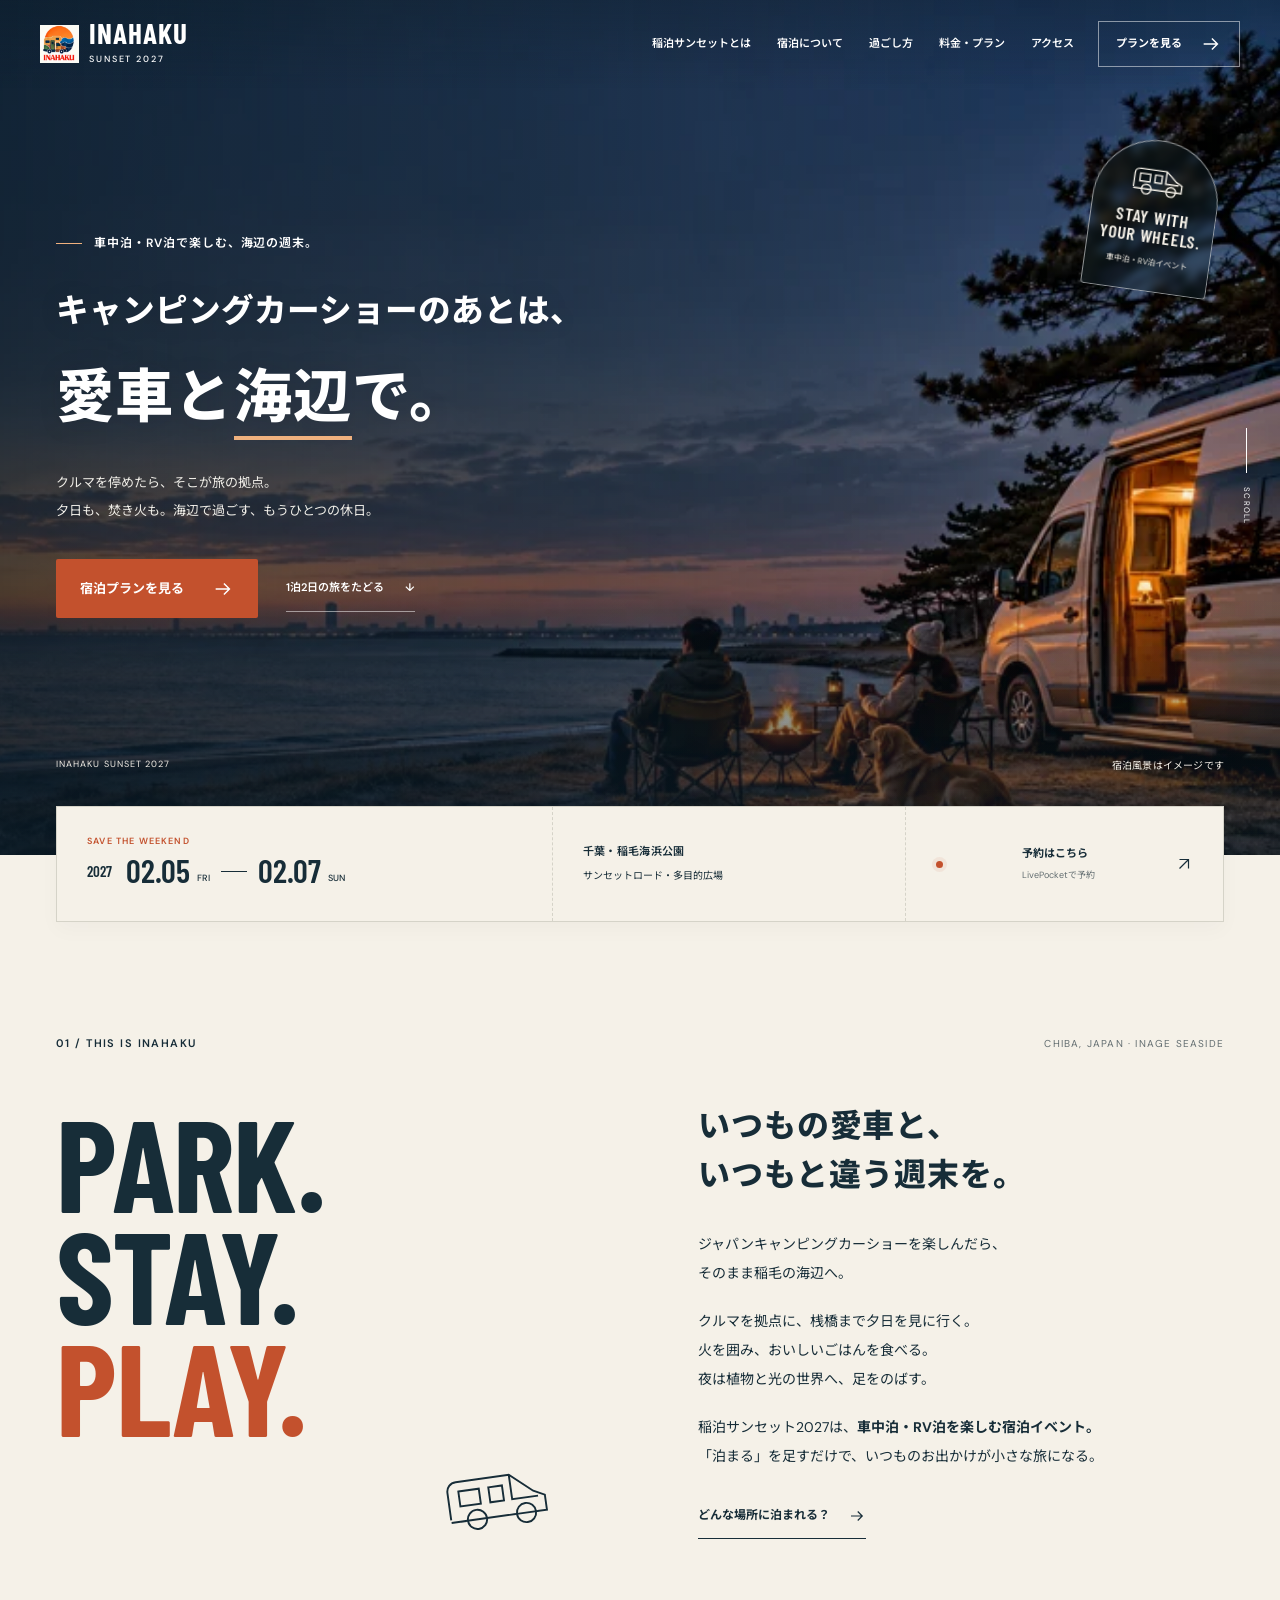
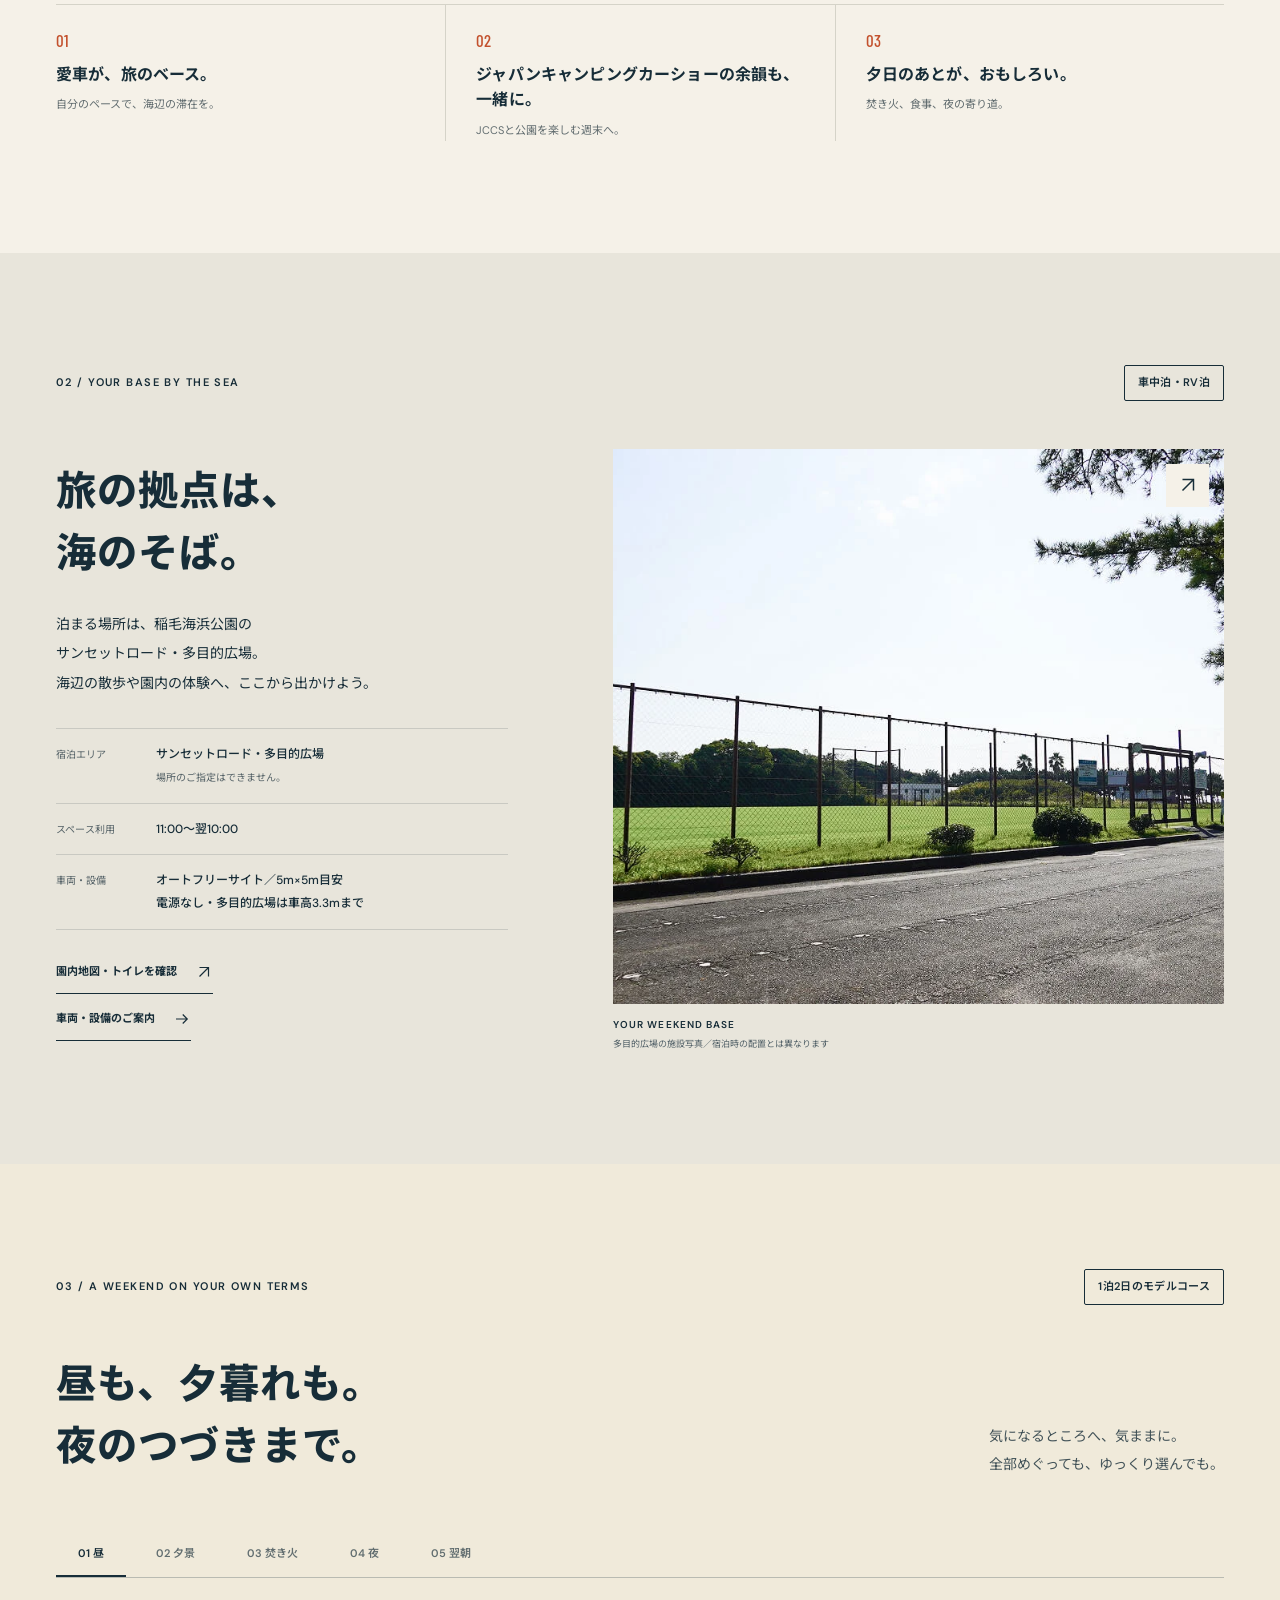
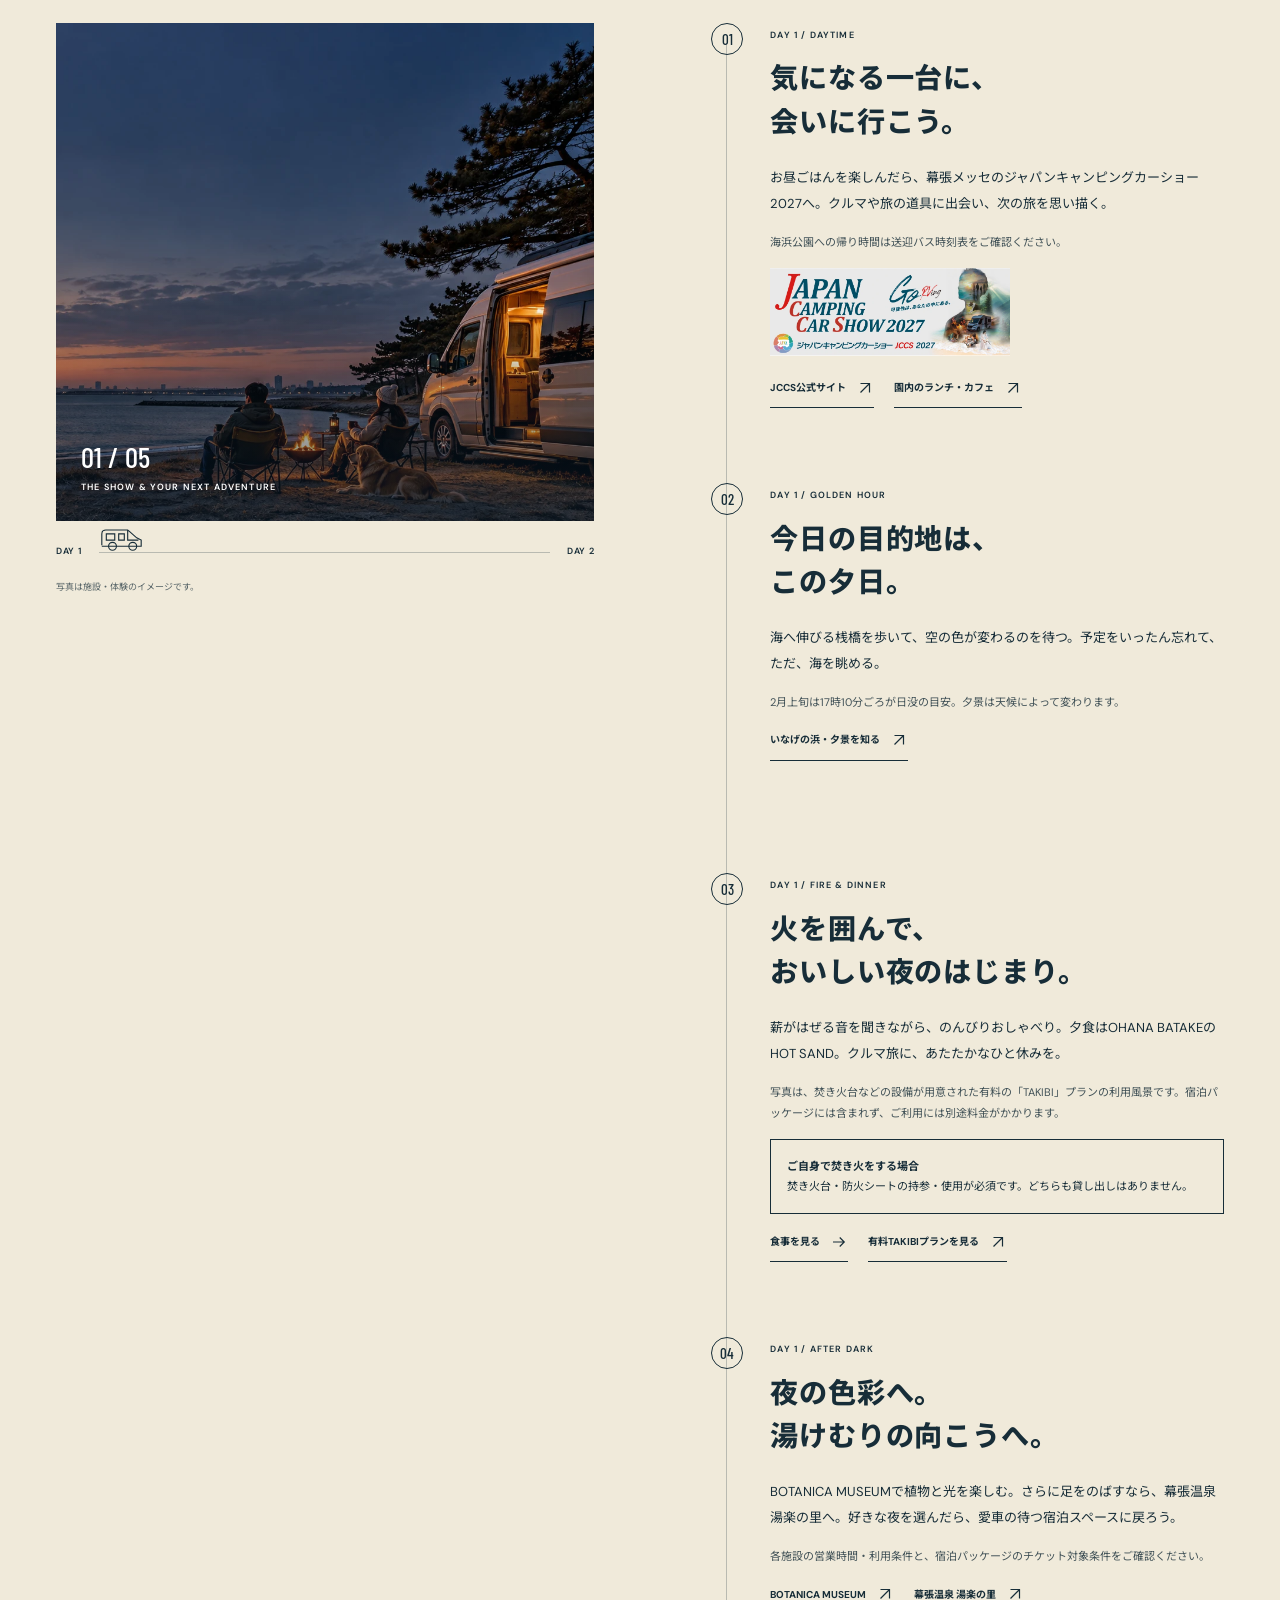
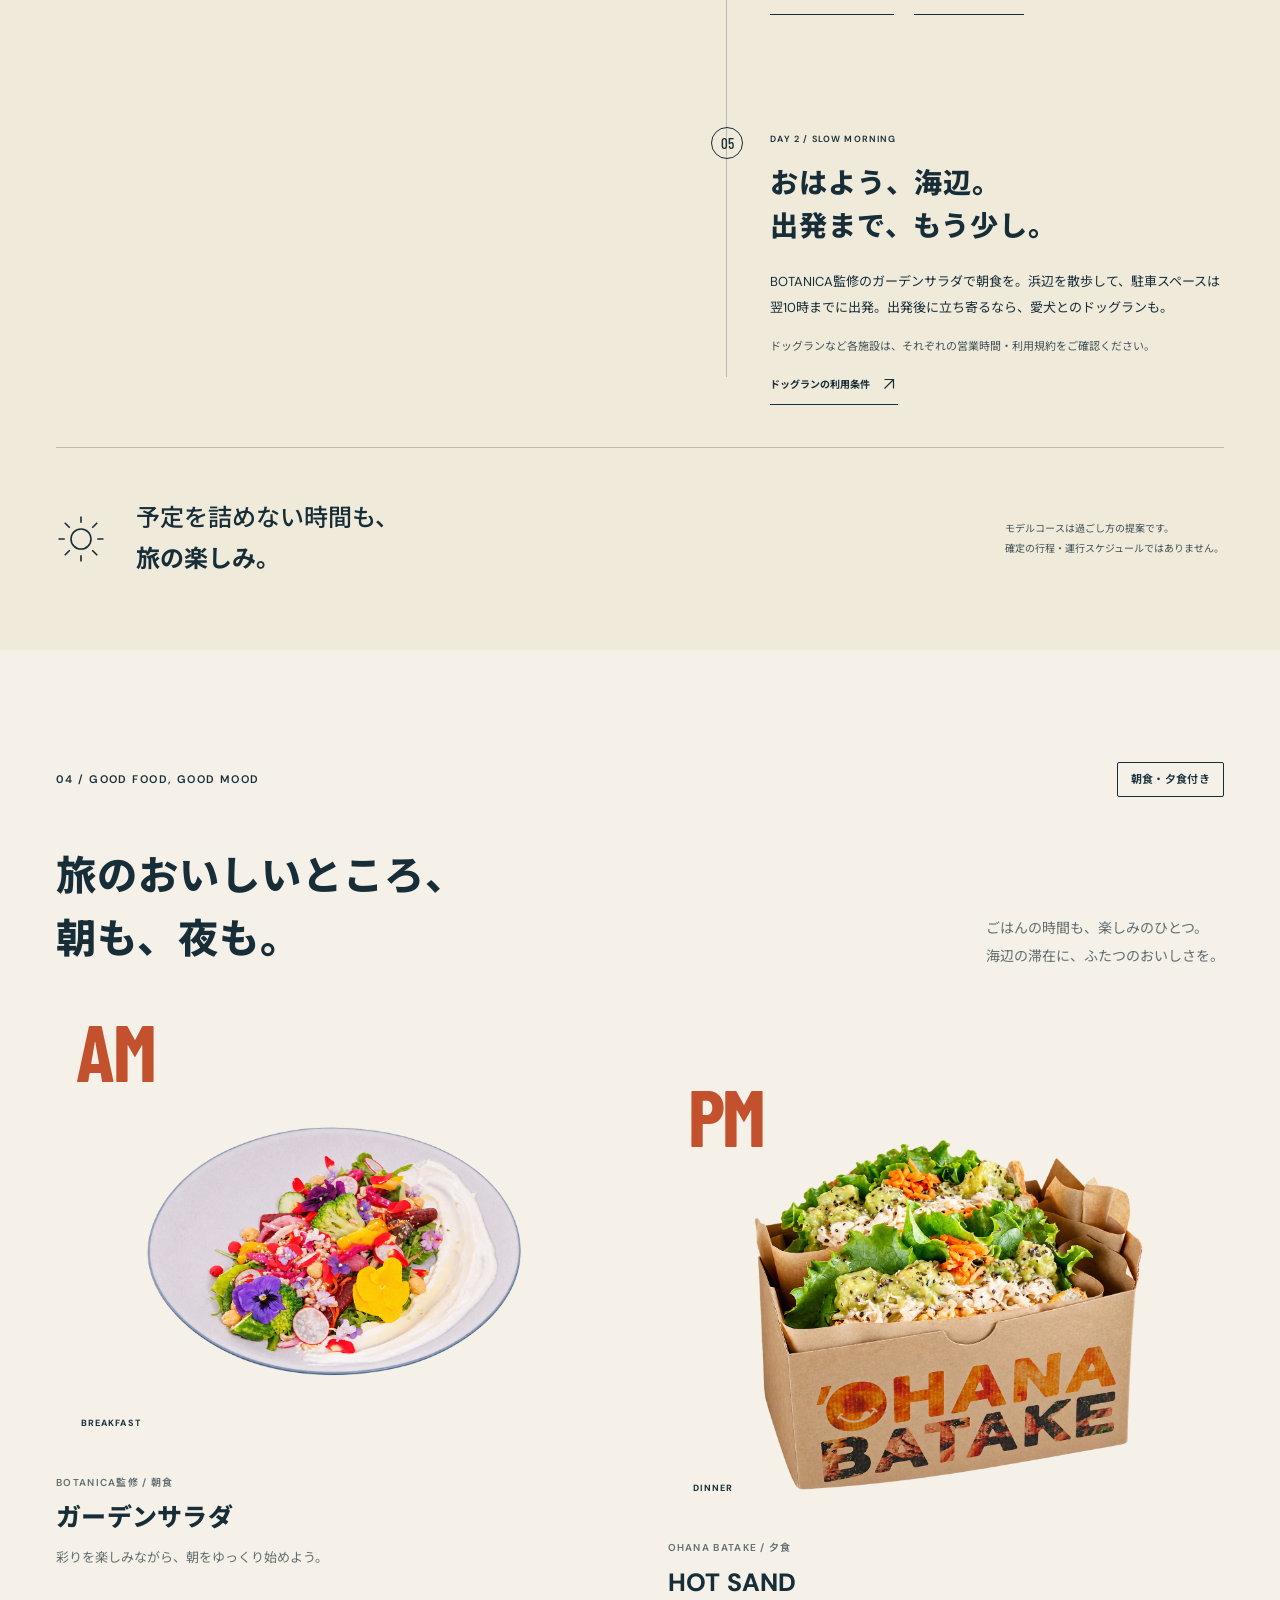
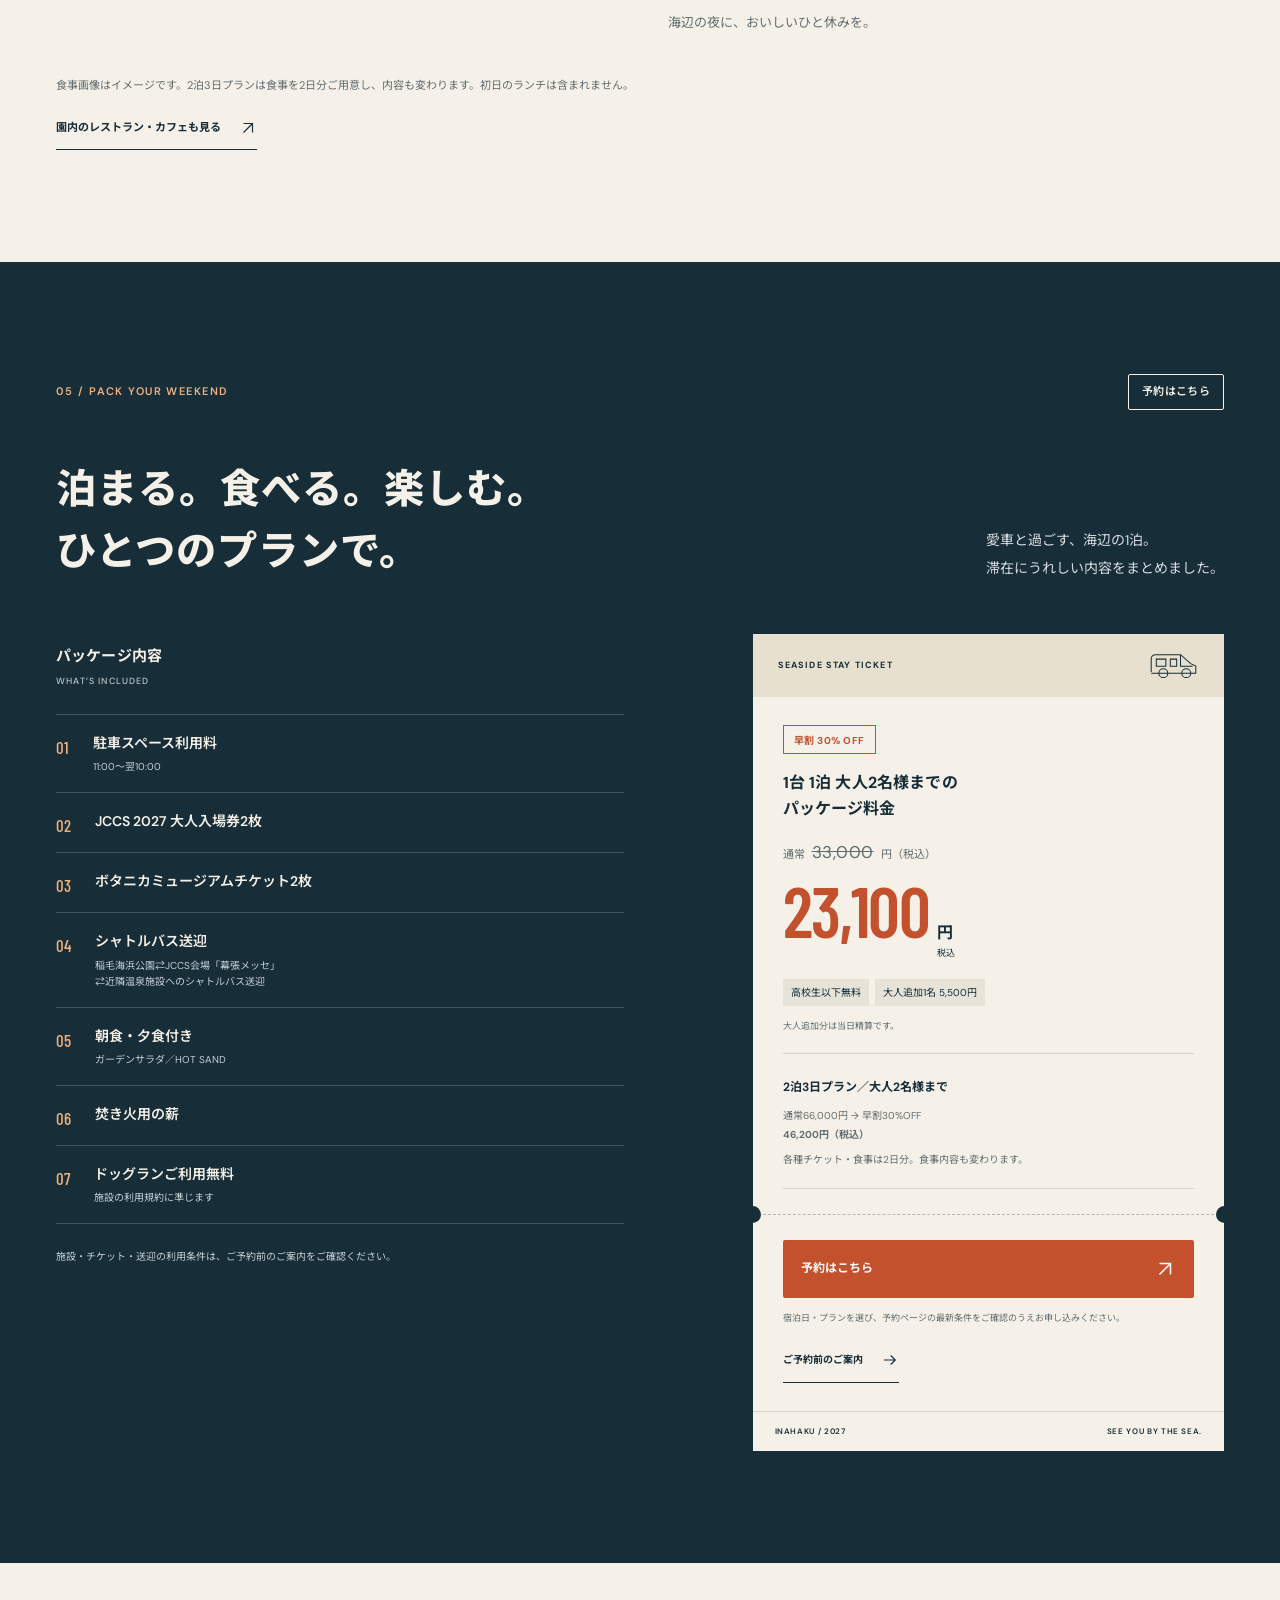
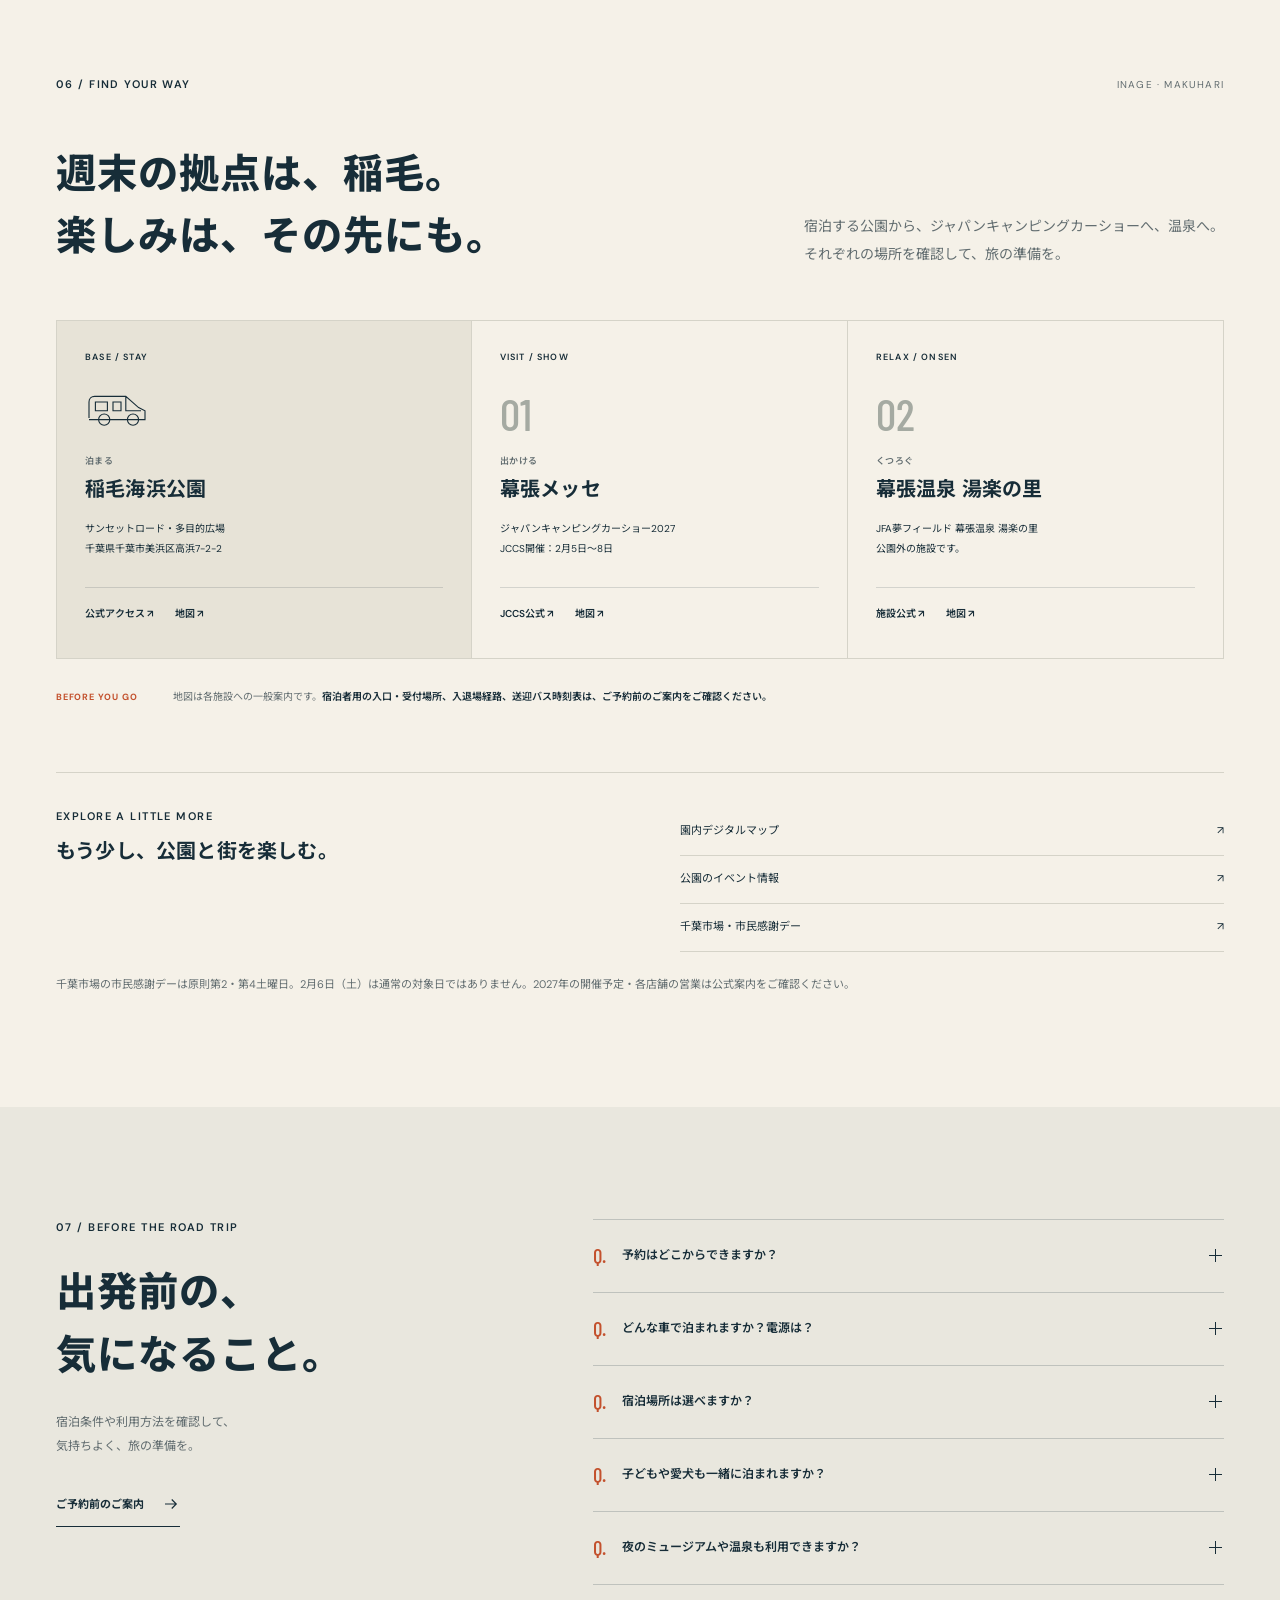
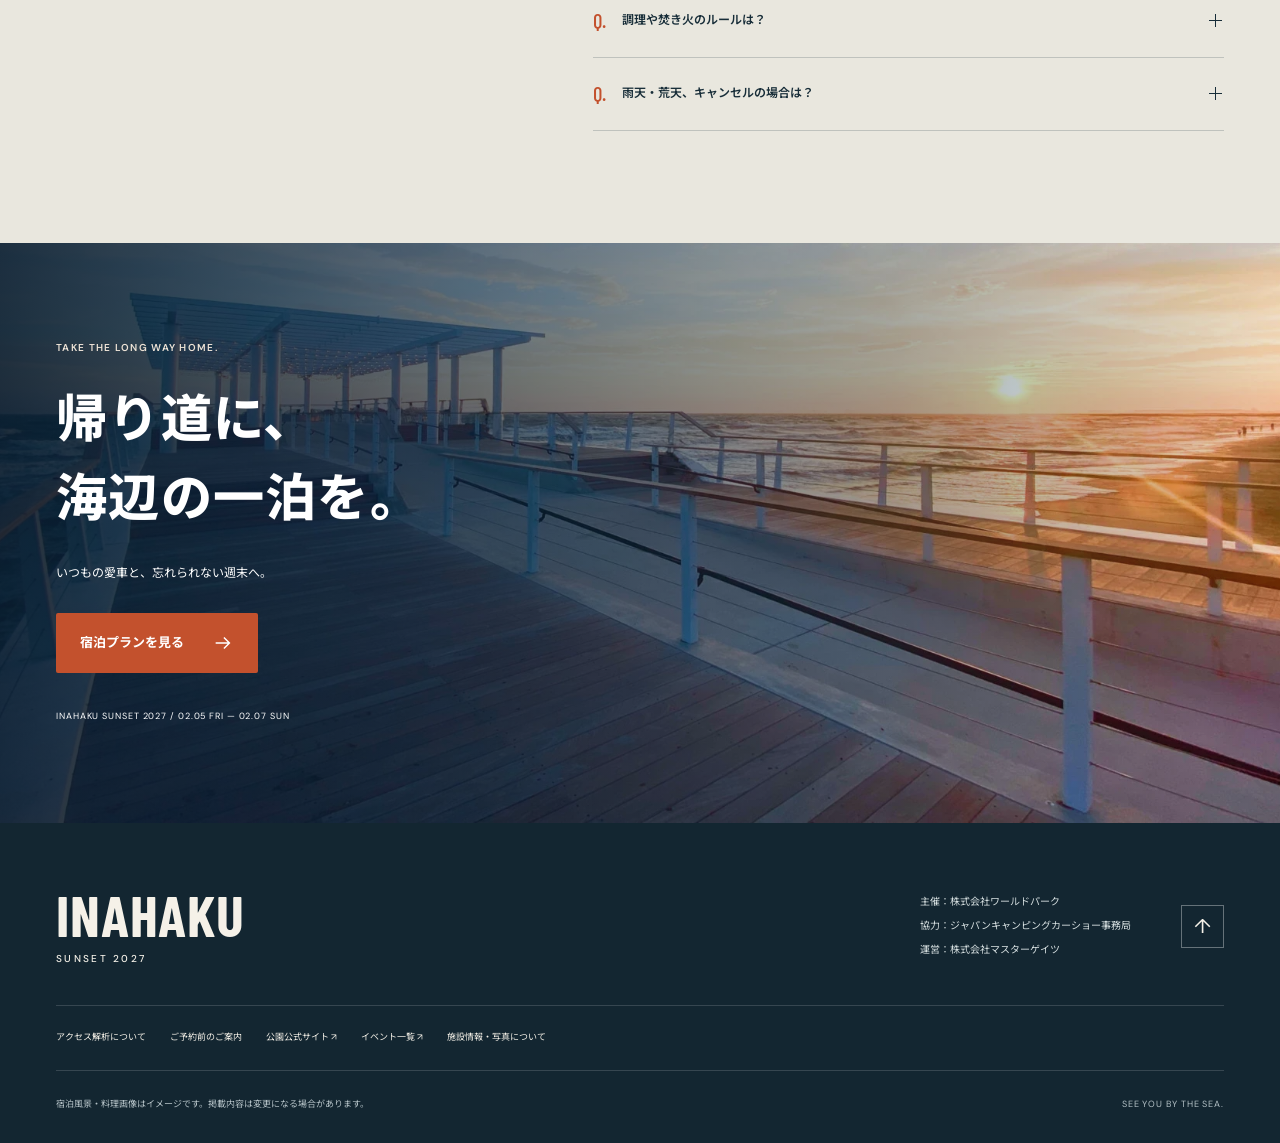
<file: index.html>
<!doctype html>
<html lang="ja">
<head>
  <meta charset="utf-8">
  <meta name="google-site-verification" content="QGkWxaw18ejegzdLOPln6gnN29pxEQefAOWDGrILlHU">
  <meta name="viewport" content="width=device-width,initial-scale=1">
  <meta name="theme-color" content="#172d38">
  <meta name="description" content="稲泊サンセット2027は、2027年2月5日〜7日に千葉・稲毛海浜公園で開催する車中泊・RV泊イベント。ジャパンキャンピングカーショーと海辺の滞在を楽しむ、朝夕食付き宿泊プラン。開催概要・料金・アクセス・予約はこちら。">
  <meta property="og:type" content="website"><meta property="og:locale" content="ja_JP">
  <meta property="og:title" content="稲泊サンセット2027｜稲毛海浜公園の車中泊・RV泊イベント">
  <meta property="og:description" content="稲泊サンセット2027は、2027年2月5日〜7日に千葉・稲毛海浜公園で開催する車中泊・RV泊イベント。ジャパンキャンピングカーショーと海辺の滞在を楽しむ、朝夕食付き宿泊プラン。開催概要・料金・アクセス・予約はこちら。">
  <meta property="og:url" content="https://sunsetbeachpark.github.io/inahaku-sunset-2027/">
  <meta property="og:image" content="https://sunsetbeachpark.github.io/inahaku-sunset-2027/assets/roadtrip-hero.webp">
  <meta name="twitter:card" content="summary_large_image">
  <title>稲泊サンセット2027｜稲毛海浜公園の車中泊・RV泊イベント</title>
  <link rel="canonical" href="https://sunsetbeachpark.github.io/inahaku-sunset-2027/">
  <link rel="icon" href="assets/inahaku-logo.webp" type="image/webp">
  <link rel="preconnect" href="https://fonts.googleapis.com"><link rel="preconnect" href="https://fonts.gstatic.com" crossorigin>
  <link href="https://fonts.googleapis.com/css2?family=Barlow+Condensed:wght@500;600;700;800&family=DM+Sans:wght@400;500;600;700&family=Noto+Sans+JP:wght@400;500;600;700;800;900&display=swap" rel="stylesheet">
  <link rel="stylesheet" href="style.css?v=20261114a">
  <script src="script.js?v=20261112b" defer></script>
<script src="analytics.js?v=20261114a" defer></script>
  <link rel="sitemap" type="application/xml" href="sitemap.xml">
</head>
<body>
  <svg class="svg-library" xmlns="http://www.w3.org/2000/svg" aria-hidden="true"><defs>
    <symbol id="i-arrow" viewBox="0 0 24 24"><path d="M4 12h15m-6-6 6 6-6 6"/></symbol>
    <symbol id="i-external" viewBox="0 0 24 24"><path d="M6 18 18 6M6 6h12v12"/></symbol>
    <symbol id="i-van" viewBox="0 0 80 44"><path d="M5 32V12c0-4 3-7 7-7h39l16 14 8 4v11H5m46-29v18h19M13 12h15v11H13zm22 0h10v11H35zm-23 22h4m16 0h20m16 0h7"/><circle cx="24" cy="34" r="7"/><circle cx="60" cy="34" r="7"/></symbol>
    <symbol id="i-sun" viewBox="0 0 40 40"><circle cx="20" cy="20" r="8"/><path d="M20 2v5m0 26v5M2 20h5m26 0h5M7 7l4 4m18 18 4 4M7 33l4-4M29 11l4-4"/></symbol>
  </defs></svg>
  <a class="skip-link" href="#main">本文へ移動</a>
  <header class="site-header" id="site-header">
    <a class="brand" href="#top" aria-label="稲泊サンセット2027 トップ"><img src="assets/inahaku-logo.webp" width="44" height="44" alt=""><span>INAHAKU<small>SUNSET 2027</small></span></a>
    <nav class="desktop-nav" aria-label="メインナビゲーション"><a href="#about">稲泊サンセットとは</a><a href="#stay">宿泊について</a><a href="#journey">過ごし方</a><a href="#plan">料金・プラン</a><a href="#access">アクセス</a></nav>
    <a class="header-cta" href="#plan">プランを見る <svg class="icon"><use href="#i-arrow"/></svg></a>
    <button class="menu-toggle" type="button" aria-expanded="false" aria-controls="mobile-nav" aria-label="メニューを開く"><span></span><span></span></button>
  </header>
  <nav class="mobile-nav" id="mobile-nav" aria-label="モバイルナビゲーション" hidden>
    <span class="eyebrow">YOUR SEASIDE ROAD TRIP</span>
    <a href="#about"><small>01</small> 稲泊サンセットとは</a><a href="#stay"><small>02</small> 宿泊について</a><a href="#journey"><small>03</small> 過ごし方</a><a href="#food"><small>04</small> 食事</a><a href="#plan"><small>05</small> 料金・プラン</a><a href="#access"><small>06</small> アクセス</a>
    <a class="mobile-guide" href="stay-guide.html">ご予約前のご案内 ↗</a><p>2027.02.05 FRI — 02.07 SUN<br>INAGE SEASIDE PARK, CHIBA</p>
  </nav>
  <main id="main">
    <section class="hero" id="top" aria-labelledby="hero-title">
      <picture class="hero-picture"><source media="(max-width:600px)" srcset="assets/roadtrip-hero-1000.webp"><img src="assets/roadtrip-hero.webp" width="1860" height="846" alt="海辺の夕景の中、キャンピングカーを拠点にくつろぐ車中泊のイメージ" fetchpriority="high"></picture>
      <div class="hero-shade"></div>
      <div class="hero-content shell">
        <p class="hero-kicker"><span></span> 車中泊・RV泊で楽しむ、海辺の週末。</p>
        <h1 id="hero-title"><span class="hero-event-line"><span class="hero-event-name">キャンピングカーショー</span><span class="hero-event-after">のあとは、</span></span>愛車と<span class="hero-sunset">海辺</span>で。</h1>
        <p class="hero-lead">クルマを停めたら、そこが旅の拠点。<br>夕日も、焚き火も。海辺で過ごす、もうひとつの休日。</p>
        <div class="hero-actions"><a class="button button-orange" href="#plan">宿泊プランを見る <svg class="icon"><use href="#i-arrow"/></svg></a><a class="hero-text-link" href="#journey">1泊2日の旅をたどる <span>↓</span></a></div>
      </div>
      <div class="hero-stamp" aria-label="車中泊・RV泊イベント"><svg><use href="#i-van"/></svg><span>STAY WITH<br>YOUR WHEELS.</span><small>車中泊・RV泊イベント</small></div>
      <div class="hero-bottom shell"><span>INAHAKU SUNSET 2027</span><span>宿泊風景はイメージです</span></div>
      <a class="hero-scroll" href="#about" aria-label="稲泊サンセットについて読む"><span></span>SCROLL</a>
    </section>
    <div class="event-ticket shell" aria-label="開催概要">
      <div class="ticket-date"><span class="eyebrow">SAVE THE WEEKEND</span><p><small>2027</small> 02.05 <i>FRI</i><span class="date-line"></span>02.07 <i>SUN</i></p></div>
      <div class="ticket-location"><span class="eyebrow">千葉・稲毛海浜公園</span><p>サンセットロード・多目的広場</p></div>
      <a class="ticket-status" href="https://livepocket.jp/e/h3ws6" target="_blank" rel="noopener noreferrer"><span class="status-dot"></span><span>予約はこちら<small>LivePocketで予約</small></span><svg class="icon"><use href="#i-external"/></svg></a>
    </div>

    <section class="about section-pad shell" id="about" aria-labelledby="about-title">
      <div class="section-top"><span class="eyebrow">01 / THIS IS INAHAKU</span><span class="small-coordinate">CHIBA, JAPAN · INAGE SEASIDE</span></div>
      <div class="about-grid"><div class="about-title"><p class="display-word">PARK.<br>STAY.<br><span>PLAY.</span></p><svg class="about-van" aria-hidden="true"><use href="#i-van"/></svg></div><div class="about-copy" data-reveal><h2 id="about-title">いつもの愛車と、<br>いつもと違う週末を。</h2><p>ジャパンキャンピングカーショーを楽しんだら、<br class="desktop-only">そのまま稲毛の海辺へ。</p><p>クルマを拠点に、桟橋まで夕日を見に行く。<br>火を囲み、おいしいごはんを食べる。<br>夜は植物と光の世界へ、足をのばす。</p><p>稲泊サンセット2027は、<strong>車中泊・RV泊を楽しむ宿泊イベント。</strong><br>「泊まる」を足すだけで、いつものお出かけが小さな旅になる。</p><a class="text-link" href="#stay">どんな場所に泊まれる？ <svg class="icon"><use href="#i-arrow"/></svg></a></div></div>
      <div class="three-reasons"><div data-reveal><span>01</span><h3>愛車が、旅のベース。</h3><p>自分のペースで、海辺の滞在を。</p></div><div data-reveal><span>02</span><h3>ジャパンキャンピングカーショーの余韻も、一緒に。</h3><p>JCCSと公園を楽しむ週末へ。</p></div><div data-reveal><span>03</span><h3>夕日のあとが、おもしろい。</h3><p>焚き火、食事、夜の寄り道。</p></div></div>
    </section>

    <section class="stay-section section-pad" id="stay" aria-labelledby="stay-title"><div class="shell">
      <div class="section-top"><span class="eyebrow">02 / YOUR BASE BY THE SEA</span><span class="tag">車中泊・RV泊</span></div>
      <div class="stay-grid"><div class="stay-copy" data-reveal><h2 id="stay-title">旅の拠点は、<br>海のそば。</h2><p>泊まる場所は、稲毛海浜公園の<br>サンセットロード・多目的広場。<br>海辺の散歩や園内の体験へ、ここから出かけよう。</p><dl class="stay-specs"><div><dt>宿泊エリア</dt><dd>サンセットロード・多目的広場<br><small>場所のご指定はできません。</small></dd></div><div><dt>スペース利用</dt><dd>11:00〜翌10:00</dd></div><div><dt>車両・設備</dt><dd>オートフリーサイト／5m×5m目安<br>電源なし・多目的広場は車高3.3mまで</dd></div></dl><div class="inline-links"><a class="text-link" href="https://imachizu.jp/sunsetbeachpark/map/" target="_blank" rel="noopener noreferrer">園内地図・トイレを確認 <svg class="icon"><use href="#i-external"/></svg></a><a class="text-link" href="stay-guide.html#vehicles">車両・設備のご案内 <svg class="icon"><use href="#i-arrow"/></svg></a></div></div>
      <figure class="stay-photo" data-reveal><img src="assets/stay-field.webp" width="1024" height="693" alt="稲毛海浜公園の多目的広場。広がる芝生と周囲の木々" loading="lazy"><figcaption><span>YOUR WEEKEND BASE</span>多目的広場の施設写真／宿泊時の配置とは異なります</figcaption><a class="photo-link" href="https://sunsetbeachpark.jp/activity/multi-purpose-field/" target="_blank" rel="noopener noreferrer" aria-label="多目的広場の公式案内を開く"><svg class="icon"><use href="#i-external"/></svg></a></figure></div>
    </div></section>

    <section class="journey-section" id="journey" aria-labelledby="journey-title" data-period="day">
      <div class="shell journey-heading"><div class="section-top"><span class="eyebrow">03 / A WEEKEND ON YOUR OWN TERMS</span><span class="tag">1泊2日のモデルコース</span></div><div class="heading-row"><h2 id="journey-title">昼も、夕暮れも。<br>夜のつづきまで。</h2><p>気になるところへ、気ままに。<br>全部めぐっても、ゆっくり選んでも。</p></div></div>
      <nav class="journey-jump shell" aria-label="モデルコースの場面"><a href="#journey-day" data-scene-link="day">01 昼</a><a href="#journey-sunset" data-scene-link="sunset">02 夕景</a><a href="#journey-fire" data-scene-link="fire">03 焚き火</a><a href="#journey-night" data-scene-link="night">04 夜</a><a href="#journey-morning" data-scene-link="morning">05 翌朝</a></nav>
      <div class="journey-layout shell">
        <div class="journey-visual"><div class="scene-window">
          <img class="scene-image is-active" data-scene-image="day" src="assets/roadtrip-hero.webp" width="1860" height="846" alt="愛車を拠点に海辺で過ごす、車中泊のイメージ" loading="lazy">
          <img class="scene-image" aria-hidden="true" data-scene-image="sunset" src="assets/pier-sunset.webp" width="1800" height="750" alt="夕日に染まる稲毛の桟橋" loading="lazy">
          <img class="scene-image" aria-hidden="true" data-scene-image="fire" src="assets/bonfire.webp" width="960" height="640" alt="別料金のTAKIBIプランの利用風景。写真の焚き火台などの設備は宿泊パッケージには含まれません" loading="lazy">
          <img class="scene-image" aria-hidden="true" data-scene-image="night" src="assets/botanica-night.webp" width="960" height="960" alt="BOTANICA MUSEUMの植物と光がつくる夜の空間" loading="lazy">
          <img class="scene-image" aria-hidden="true" data-scene-image="morning" src="assets/botanica-day.webp" width="960" height="560" alt="朝の散策のイメージ。園内施設の緑の風景" loading="lazy">
          <div class="scene-gradient"></div><p class="scene-plan-note">写真は有料のTAKIBIプランです<br><strong>宿泊料金には含まれません／別途料金</strong></p><div class="scene-caption"><span class="scene-counter" data-scene-count>01 / 05</span><p data-scene-label>THE SHOW & YOUR NEXT ADVENTURE</p></div>
        </div><div class="route-strip" aria-hidden="true"><span>DAY 1</span><div class="route-line"><span class="route-fill"></span><svg class="route-van"><use href="#i-van"/></svg></div><span>DAY 2</span></div><p class="scene-footnote">写真は施設・体験のイメージです。</p></div>
        <div class="journey-stops">
          <article class="journey-stop" id="journey-day" data-scene="day" data-period="day"><div class="stop-marker"><span>01</span></div><div class="stop-copy"><span class="eyebrow">DAY 1 / DAYTIME</span><h3>気になる一台に、<br>会いに行こう。</h3><p>お昼ごはんを楽しんだら、幕張メッセのジャパンキャンピングカーショー2027へ。クルマや旅の道具に出会い、次の旅を思い描く。</p><p class="stop-note">海浜公園への帰り時間は送迎バス時刻表をご確認ください。</p><img class="show-wordmark" src="assets/jccs.webp" width="1100" height="550" alt="ジャパンキャンピングカーショー2027 公式ビジュアル" loading="lazy"><div class="inline-links"><a class="text-link" href="https://jrva-event.com/ex/jccs/" target="_blank" rel="noopener noreferrer">JCCS公式サイト <svg class="icon"><use href="#i-external"/></svg></a><a class="text-link" href="https://sunsetbeachpark.jp/food/" target="_blank" rel="noopener noreferrer">園内のランチ・カフェ <svg class="icon"><use href="#i-external"/></svg></a></div></div><img class="stop-mobile-image" src="assets/jccs.webp" width="1100" height="550" loading="lazy" alt="JCCS公式ビジュアル"></article>
          <article class="journey-stop" id="journey-sunset" data-scene="sunset" data-period="sunset"><div class="stop-marker"><span>02</span></div><div class="stop-copy"><span class="eyebrow">DAY 1 / GOLDEN HOUR</span><h3>今日の目的地は、<br>この夕日。</h3><p>海へ伸びる桟橋を歩いて、空の色が変わるのを待つ。予定をいったん忘れて、ただ、海を眺める。</p><p class="stop-note">2月上旬は17時10分ごろが日没の目安。夕景は天候によって変わります。</p><a class="text-link" href="https://sunsetbeachpark.jp/activity/inage-beach/" target="_blank" rel="noopener noreferrer">いなげの浜・夕景を知る <svg class="icon"><use href="#i-external"/></svg></a></div><img class="stop-mobile-image" src="assets/pier-sunset-800.webp" width="800" height="333" loading="lazy" alt="夕暮れの桟橋と海"></article>
          <article class="journey-stop" id="journey-fire" data-scene="fire" data-period="sunset"><div class="stop-marker"><span>03</span></div><div class="stop-copy"><span class="eyebrow">DAY 1 / FIRE & DINNER</span><h3>火を囲んで、<br>おいしい夜のはじまり。</h3><p>薪がはぜる音を聞きながら、のんびりおしゃべり。夕食はOHANA BATAKEのHOT SAND。クルマ旅に、あたたかなひと休みを。</p><p class="stop-note">写真は、焚き火台などの設備が用意された有料の「TAKIBI」プランの利用風景です。宿泊パッケージには含まれず、ご利用には別途料金がかかります。</p><p class="stop-note fire-requirement"><strong>ご自身で焚き火をする場合</strong><br>焚き火台・防火シートの持参・使用が必須です。どちらも貸し出しはありません。</p><div class="inline-links"><a class="text-link" href="#food">食事を見る <svg class="icon"><use href="#i-arrow"/></svg></a><a class="text-link" href="https://sunsetbeachpark.jp/activity/inage-bonfire/" target="_blank" rel="noopener noreferrer">有料TAKIBIプランを見る <svg class="icon"><use href="#i-external"/></svg></a></div></div><img class="stop-mobile-image" src="assets/bonfire.webp" width="960" height="640" loading="lazy" alt="焚き火台などの設備がある有料TAKIBIプランの利用風景"><p class="mobile-fire-caption">写真：有料TAKIBIプラン（宿泊料金には含まれません／別途料金）</p></article>
          <article class="journey-stop" id="journey-night" data-scene="night" data-period="night"><div class="stop-marker"><span>04</span></div><div class="stop-copy"><span class="eyebrow">DAY 1 / AFTER DARK</span><h3>夜の色彩へ。<br>湯けむりの向こうへ。</h3><p>BOTANICA MUSEUMで植物と光を楽しむ。さらに足をのばすなら、幕張温泉 湯楽の里へ。好きな夜を選んだら、愛車の待つ宿泊スペースに戻ろう。</p><p class="stop-note">各施設の営業時間・利用条件と、宿泊パッケージのチケット対象条件をご確認ください。</p><div class="inline-links"><a class="text-link" href="https://sunsetbeachpark.jp/activity/botanicamuseum/" target="_blank" rel="noopener noreferrer">BOTANICA MUSEUM <svg class="icon"><use href="#i-external"/></svg></a><a class="text-link" href="https://www.yurakirari.com/makuhari/" target="_blank" rel="noopener noreferrer">幕張温泉 湯楽の里 <svg class="icon"><use href="#i-external"/></svg></a></div></div><img class="stop-mobile-image" src="assets/botanica-night-800.webp" width="800" height="800" loading="lazy" alt="BOTANICA MUSEUMの夜の光"></article>
          <article class="journey-stop" id="journey-morning" data-scene="morning" data-period="morning"><div class="stop-marker"><span>05</span></div><div class="stop-copy"><span class="eyebrow">DAY 2 / SLOW MORNING</span><h3>おはよう、海辺。<br>出発まで、もう少し。</h3><p>BOTANICA監修のガーデンサラダで朝食を。浜辺を散歩して、駐車スペースは翌10時までに出発。出発後に立ち寄るなら、愛犬とのドッグランも。</p><p class="stop-note">ドッグランなど各施設は、それぞれの営業時間・利用規約をご確認ください。</p><a class="text-link" href="https://sunsetbeachpark.jp/activity/dog-run/" target="_blank" rel="noopener noreferrer">ドッグランの利用条件 <svg class="icon"><use href="#i-external"/></svg></a></div><img class="stop-mobile-image" src="assets/botanica-day-800.webp" width="800" height="467" loading="lazy" alt="園内施設の緑の風景"></article>
        </div>
      </div>
      <div class="journey-outro shell"><svg aria-hidden="true"><use href="#i-sun"/></svg><p>予定を詰めない時間も、<br><strong>旅の楽しみ。</strong></p><span>モデルコースは過ごし方の提案です。<br>確定の行程・運行スケジュールではありません。</span></div>
    </section>

    <section class="food-section section-pad shell" id="food" aria-labelledby="food-title"><div class="section-top"><span class="eyebrow">04 / GOOD FOOD, GOOD MOOD</span><span class="tag">朝食・夕食付き</span></div><div class="heading-row"><h2 id="food-title">旅のおいしいところ、<br>朝も、夜も。</h2><p>ごはんの時間も、楽しみのひとつ。<br>海辺の滞在に、ふたつのおいしさを。</p></div>
      <div class="food-grid"><article class="food-story" data-reveal><div class="food-photo"><span class="food-clock">AM</span><img src="assets/garden-salad-transparent.png" width="1492" height="1054" alt="BOTANICA監修ガーデンサラダの提供イメージ" loading="lazy"><span class="photo-tag">BREAKFAST</span></div><div class="food-description"><span class="eyebrow">BOTANICA監修 / 朝食</span><h3>ガーデンサラダ</h3><p>彩りを楽しみながら、朝をゆっくり始めよう。</p></div></article><article class="food-story" data-reveal><div class="food-photo"><span class="food-clock">PM</span><img src="assets/hot-sand-transparent.png" width="1448" height="1086" alt="OHANA BATAKE HOT SANDの提供イメージ" loading="lazy"><span class="photo-tag">DINNER</span></div><div class="food-description"><span class="eyebrow">OHANA BATAKE / 夕食</span><h3>HOT SAND</h3><p>海辺の夜に、おいしいひと休みを。</p></div></article></div><p class="section-note">食事画像はイメージです。2泊3日プランは食事を2日分ご用意し、内容も変わります。初日のランチは含まれません。</p><a class="text-link" href="https://sunsetbeachpark.jp/food/" target="_blank" rel="noopener noreferrer">園内のレストラン・カフェも見る <svg class="icon"><use href="#i-external"/></svg></a>
    </section>

    <section class="plan-section section-pad" id="plan" aria-labelledby="plan-title"><div class="shell"><div class="section-top"><span class="eyebrow">05 / PACK YOUR WEEKEND</span><a class="tag tag-light" href="https://livepocket.jp/e/h3ws6" target="_blank" rel="noopener noreferrer">予約はこちら</a></div><div class="heading-row"><h2 id="plan-title">泊まる。食べる。楽しむ。<br>ひとつのプランで。</h2><p>愛車と過ごす、海辺の1泊。<br>滞在にうれしい内容をまとめました。</p></div>
      <div class="plan-layout"><div class="included-list"><h3>パッケージ内容 <span>WHAT’S INCLUDED</span></h3><div class="included-items"><div><span>01</span><p>駐車スペース利用料<small>11:00〜翌10:00</small></p></div><div><span>02</span><p>JCCS 2027 大人入場券2枚</p></div><div><span>03</span><p>ボタニカミュージアムチケット2枚</p></div><div><span>04</span><p>シャトルバス送迎<small>稲毛海浜公園⇄JCCS会場「幕張メッセ」<br>⇄近隣温泉施設へのシャトルバス送迎</small></p></div><div><span>05</span><p>朝食・夕食付き<small>ガーデンサラダ／HOT SAND</small></p></div><div><span>06</span><p>焚き火用の薪</p></div><div><span>07</span><p>ドッグランご利用無料<small>施設の利用規約に準じます</small></p></div></div><p class="included-note">施設・チケット・送迎の利用条件は、ご予約前のご案内をご確認ください。</p></div>
      <aside class="booking-ticket" aria-label="宿泊プラン料金"><div class="booking-label"><span>SEASIDE STAY TICKET</span><svg aria-hidden="true"><use href="#i-van"/></svg></div><div class="booking-body"><span class="early-badge">早割 30% OFF</span><h3><span>1台 1泊 大人2名様までの</span><span>パッケージ料金</span></h3><p class="normal-price">通常 <s>33,000</s> 円（税込）</p><p class="main-price"><strong>23,100</strong><span>円<small>税込</small></span></p><div class="price-tags"><span>高校生以下無料</span><span>大人追加1名 5,500円</span></div><p class="price-detail">大人追加分は当日精算です。</p><div class="consecutive"><strong>2泊3日プラン／大人2名様まで</strong><p>通常66,000円 → 早割30%OFF<br><b>46,200円（税込）</b></p><p>各種チケット・食事は2日分。食事内容も変わります。</p></div><div class="booking-divider"></div><a class="button button-orange" href="https://livepocket.jp/e/h3ws6" target="_blank" rel="noopener noreferrer">予約はこちら <svg class="icon"><use href="#i-external"/></svg></a><p class="booking-note">宿泊日・プランを選び、予約ページの最新条件をご確認のうえお申し込みください。</p><a class="text-link" href="stay-guide.html">ご予約前のご案内 <svg class="icon"><use href="#i-arrow"/></svg></a></div><div class="ticket-serial" aria-hidden="true"><span>INAHAKU / 2027</span><span>SEE YOU BY THE SEA.</span></div></aside></div>
    </div></section>

    <section class="access-section section-pad shell" id="access" aria-labelledby="access-title"><div class="section-top"><span class="eyebrow">06 / FIND YOUR WAY</span><span class="small-coordinate">INAGE · MAKUHARI</span></div><div class="heading-row"><h2 id="access-title">週末の拠点は、稲毛。<br>楽しみは、その先にも。</h2><p>宿泊する公園から、ジャパンキャンピングカーショーへ、温泉へ。<br>それぞれの場所を確認して、旅の準備を。</p></div>
      <div class="destinations"><article class="destination destination-base" data-reveal><span class="destination-kind">BASE / STAY</span><svg class="destination-van" aria-hidden="true"><use href="#i-van"/></svg><span class="eyebrow">泊まる</span><h3>稲毛海浜公園</h3><p>サンセットロード・多目的広場<br>千葉県千葉市美浜区高浜7-2-2</p><div class="destination-links"><a href="https://sunsetbeachpark.jp/access/" target="_blank" rel="noopener noreferrer">公式アクセス ↗</a><a href="https://www.google.com/maps/search/?api=1&query=%E7%A8%B2%E6%AF%9B%E6%B5%B7%E6%B5%9C%E5%85%AC%E5%9C%92" target="_blank" rel="noopener noreferrer">地図 ↗</a></div></article><article class="destination" data-reveal><span class="destination-kind">VISIT / SHOW</span><span class="destination-number">01</span><span class="eyebrow">出かける</span><h3>幕張メッセ</h3><p>ジャパンキャンピングカーショー2027<br>JCCS開催：2月5日〜8日</p><div class="destination-links"><a href="https://jrva-event.com/ex/jccs/" target="_blank" rel="noopener noreferrer">JCCS公式 ↗</a><a href="https://www.google.com/maps/search/?api=1&query=%E5%B9%95%E5%BC%B5%E3%83%A1%E3%83%83%E3%82%BB" target="_blank" rel="noopener noreferrer">地図 ↗</a></div></article><article class="destination" data-reveal><span class="destination-kind">RELAX / ONSEN</span><span class="destination-number">02</span><span class="eyebrow">くつろぐ</span><h3>幕張温泉 湯楽の里</h3><p>JFA夢フィールド 幕張温泉 湯楽の里<br>公園外の施設です。</p><div class="destination-links"><a href="https://www.yurakirari.com/makuhari/" target="_blank" rel="noopener noreferrer">施設公式 ↗</a><a href="https://www.google.com/maps/search/?api=1&query=JFA%E5%A4%A2%E3%83%95%E3%82%A3%E3%83%BC%E3%83%AB%E3%83%89%20%E5%B9%95%E5%BC%B5%E6%B8%A9%E6%B3%89%20%E6%B9%AF%E6%A5%BD%E3%81%AE%E9%87%8C" target="_blank" rel="noopener noreferrer">地図 ↗</a></div></article></div>
      <div class="access-alert"><span class="mini-label">BEFORE YOU GO</span><p>地図は各施設への一般案内です。<strong>宿泊者用の入口・受付場所、入退場経路、送迎バス時刻表は、ご予約前のご案内をご確認ください。</strong></p></div>
      <div class="local-links"><div><span class="eyebrow">EXPLORE A LITTLE MORE</span><h3>もう少し、公園と街を楽しむ。</h3></div><div><a href="https://imachizu.jp/sunsetbeachpark/map/" target="_blank" rel="noopener noreferrer">園内デジタルマップ <span>↗</span></a><a href="https://sunsetbeachpark.jp/event/" target="_blank" rel="noopener noreferrer">公園のイベント情報 <span>↗</span></a><a href="https://www.city.chiba.jp/keizainosei/keizai/ichiba/kansya-day.html" target="_blank" rel="noopener noreferrer">千葉市場・市民感謝デー <span>↗</span></a></div></div><p class="section-note">千葉市場の市民感謝デーは原則第2・第4土曜日。2月6日（土）は通常の対象日ではありません。2027年の開催予定・各店舗の営業は公式案内をご確認ください。</p>
    </section>

    <section class="faq-section section-pad" id="faq" aria-labelledby="faq-title"><div class="shell faq-grid"><div><span class="eyebrow">07 / BEFORE THE ROAD TRIP</span><h2 id="faq-title">出発前の、<br>気になること。</h2><p>宿泊条件や利用方法を確認して、<br>気持ちよく、旅の準備を。</p><a class="text-link" href="stay-guide.html">ご予約前のご案内 <svg class="icon"><use href="#i-arrow"/></svg></a></div><div class="faq-list">
      <details><summary><span>Q.</span>予約はどこからできますか？<i></i></summary><div class="faq-answer"><a href="https://livepocket.jp/e/h3ws6" target="_blank" rel="noopener noreferrer">予約はこちら（LivePocket）</a>。販売状況・受付期間・最新のご利用条件は予約ページをご確認ください。</div></details>
      <details><summary><span>Q.</span>どんな車で泊まれますか？電源は？<i></i></summary><div class="faq-answer">キャンピングカー・一般車で車中泊ができ、車両サイズによらず同一価格です。オートフリーサイト制で、1サイト5m×5mを目安にご利用ください。多目的広場の入場ゲートは車高3.3mまで。電源・Wi-Fi・ダンプステーション等はありません。<a href="stay-guide.html#vehicles">車両・設備の案内へ →</a></div></details>
      <details><summary><span>Q.</span>宿泊場所は選べますか？<i></i></summary><div class="faq-answer">宿泊場所はサンセットロード・多目的広場です。場所のご指定はできません。当日の受付・配置方法は予約案内をご確認ください。</div></details>
      <details><summary><span>Q.</span>子どもや愛犬も一緒に泊まれますか？<i></i></summary><div class="faq-answer">高校生以下は無料です。ペットは車外で必ずリードをご使用ください。ドッグランの利用には施設の規約があり、ミュージアム等のペット同伴条件は施設ごとに異なります。<a href="https://sunsetbeachpark.jp/activity/dog-run/" target="_blank" rel="noopener noreferrer">ドッグランの公式案内 ↗</a></div></details>
      <details><summary><span>Q.</span>夜のミュージアムや温泉も利用できますか？<i></i></summary><div class="faq-answer">施設の営業時間・利用条件と、宿泊パッケージのチケット対象条件は、ご予約時の案内をご確認ください。<a href="https://sunsetbeachpark.jp/activity/botanicamuseum/" target="_blank" rel="noopener noreferrer">ボタニカミュージアムの公式案内 ↗</a><a href="https://www.yurakirari.com/makuhari/" target="_blank" rel="noopener noreferrer">幕張温泉 湯楽の里の公式案内 ↗</a></div></details>
      <details><summary><span>Q.</span>調理や焚き火のルールは？<i></i></summary><div class="faq-answer">会場内での調理はできません。焚き火用の薪はパッケージに含まれます。会場指定の薪・焚き火台・防火シートを使用してください。焚き火台と防火シートは持参が必要で、貸し出しはありません。直火・花火は禁止です。<a href="stay-guide.html#rules">火気・調理等のご案内へ →</a></div></details>
      <details><summary><span>Q.</span>雨天・荒天、キャンセルの場合は？<i></i></summary><div class="faq-answer">お客様都合のキャンセルはお受けできません。主催者判断によるイベント中止ではキャンセル料は発生しません。払い戻しの手続き等は予約ページ・主催者の案内をご確認ください。<a href="stay-guide.html#cancellation">変更・中止時のご案内へ →</a></div></details>
    </div></div></section>

    <section class="closing" aria-labelledby="closing-title"><img src="assets/pier-sunset.webp" width="1800" height="750" alt="" loading="lazy"><div class="closing-shade"></div><div class="closing-content shell"><span class="eyebrow">TAKE THE LONG WAY HOME.</span><h2 id="closing-title">帰り道に、<br>海辺の一泊を。</h2><p>いつもの愛車と、忘れられない週末へ。</p><a class="button button-orange" href="#plan">宿泊プランを見る <svg class="icon"><use href="#i-arrow"/></svg></a><span class="closing-date">INAHAKU SUNSET 2027 / 02.05 FRI — 02.07 SUN</span></div></section>
  </main>
  <footer class="site-footer"><div class="shell"><div class="footer-top"><a class="footer-brand" href="#top">INAHAKU<span>SUNSET 2027</span></a><p>主催：株式会社ワールドパーク<br>協力：ジャパンキャンピングカーショー事務局<br>運営：株式会社マスターゲイツ</p><a class="back-top" href="#top" aria-label="ページ先頭へ戻る">↑</a></div><div class="footer-links"><a href="stay-guide.html#analytics">アクセス解析について</a><a href="stay-guide.html">ご予約前のご案内</a><a href="https://sunsetbeachpark.jp/" target="_blank" rel="noopener noreferrer">公園公式サイト ↗</a><a href="https://sunsetbeachpark.jp/event/" target="_blank" rel="noopener noreferrer">イベント一覧 ↗</a><button type="button" data-sources>施設情報・写真について</button></div><div class="footer-bottom"><p>宿泊風景・料理画像はイメージです。掲載内容は変更になる場合があります。</p><span>SEE YOU BY THE SEA.</span></div></div></footer>
  <div class="sticky-booking" aria-label="宿泊プランのご案内"><div><span>1台1泊・大人2名様まで / 早割</span><p><strong>23,100</strong> 円（税込）</p></div><a href="#plan">プランを見る <svg class="icon"><use href="#i-arrow"/></svg></a></div>
  <dialog id="sources-dialog" aria-labelledby="sources-title"><button class="dialog-close" type="button" data-close aria-label="案内を閉じる">×</button><span class="eyebrow">INFORMATION & IMAGERY</span><h2 id="sources-title">施設情報・写真について</h2><p>施設の営業時間・利用条件は、各公式サイトの最新情報をご確認ください。</p><ul class="source-links"><li><a href="https://sunsetbeachpark.jp/" target="_blank" rel="noopener noreferrer">稲毛海浜公園 ↗</a></li><li><a href="https://sunsetbeachpark.jp/activity/multi-purpose-field/" target="_blank" rel="noopener noreferrer">多目的広場 ↗</a></li><li><a href="https://sunsetbeachpark.jp/activity/botanicamuseum/" target="_blank" rel="noopener noreferrer">BOTANICA MUSEUM ↗</a></li><li><a href="https://sunsetbeachpark.jp/activity/inage-bonfire/" target="_blank" rel="noopener noreferrer">TAKIBI（通常プラン）↗</a></li><li><a href="https://sunsetbeachpark.jp/activity/dog-run/" target="_blank" rel="noopener noreferrer">DOG PARK INAGE ↗</a></li><li><a href="https://www.yurakirari.com/makuhari/" target="_blank" rel="noopener noreferrer">幕張温泉 湯楽の里 ↗</a></li><li><a href="https://prtimes.jp/main/html/rd/p/000000103.000125555.html" target="_blank" rel="noopener noreferrer">JCCS2027 主催者発表 ↗</a></li><li><a href="https://eco.mtk.nao.ac.jp/koyomi/dni/2027/s1202.html" target="_blank" rel="noopener noreferrer">日没時刻：国立天文台 ↗</a></li></ul><p class="dialog-small">メインビジュアルは本企画の広告制作過程で作成した車中泊イメージで、実際の宿泊配置や設備を示すものではありません。施設写真は公式サイト掲載素材、料理・JCCSビジュアルは提供広告資料に基づきます。モデルコースは体験の提案です。施設情報・リンク確認：2026年10月31日。</p></dialog>
</body>
</html>
</file>
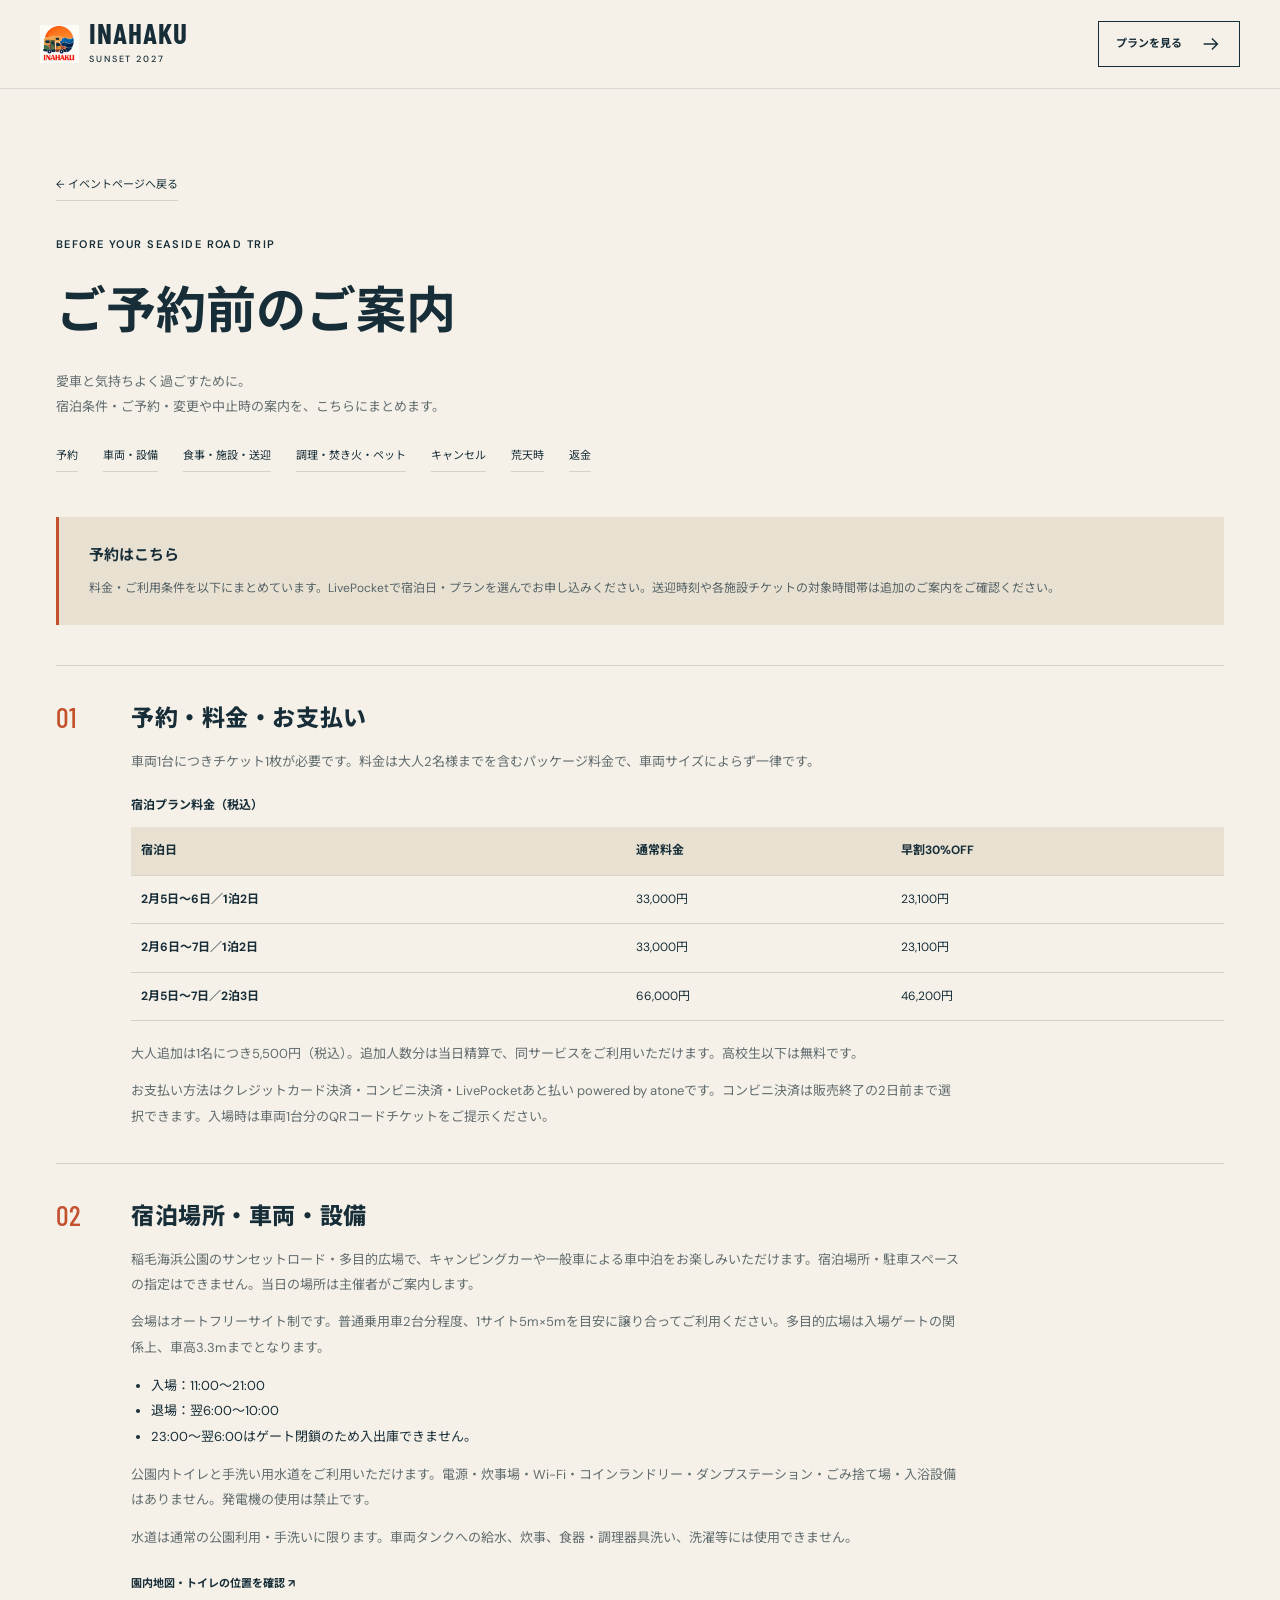
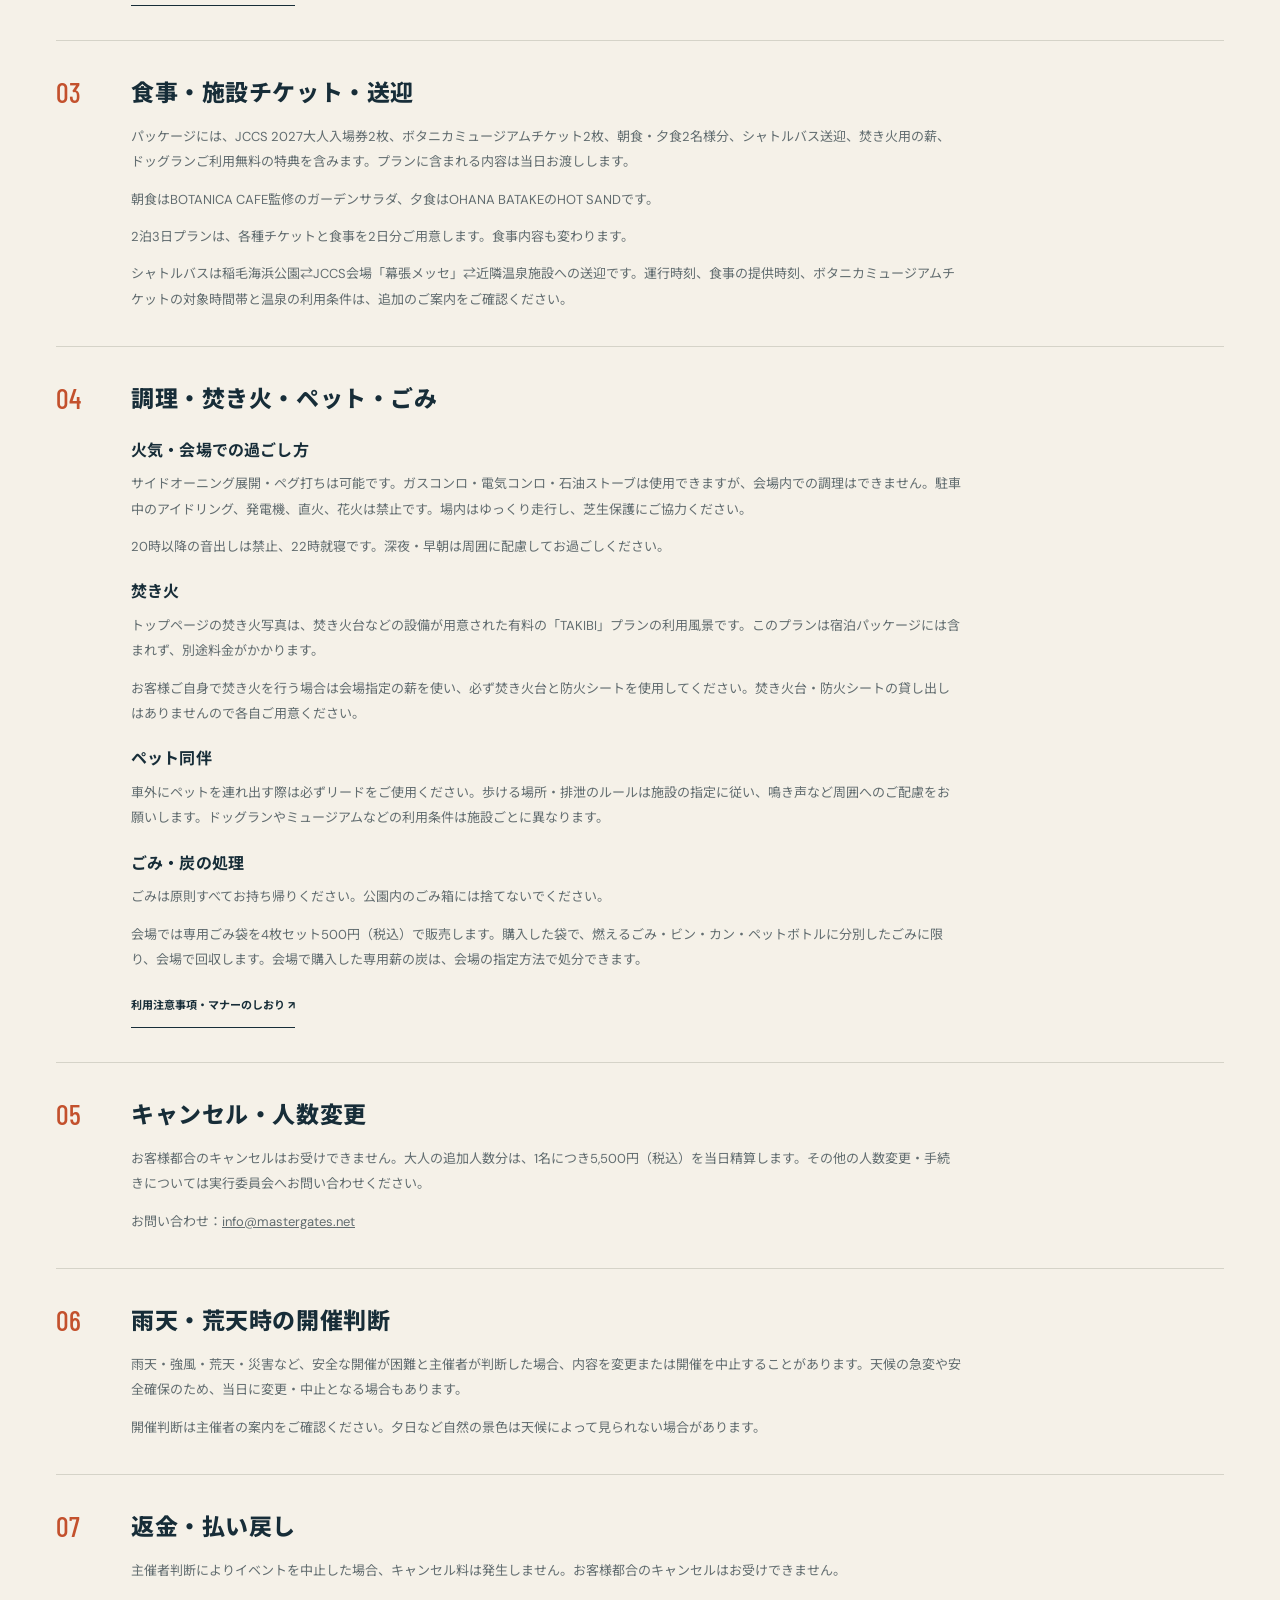
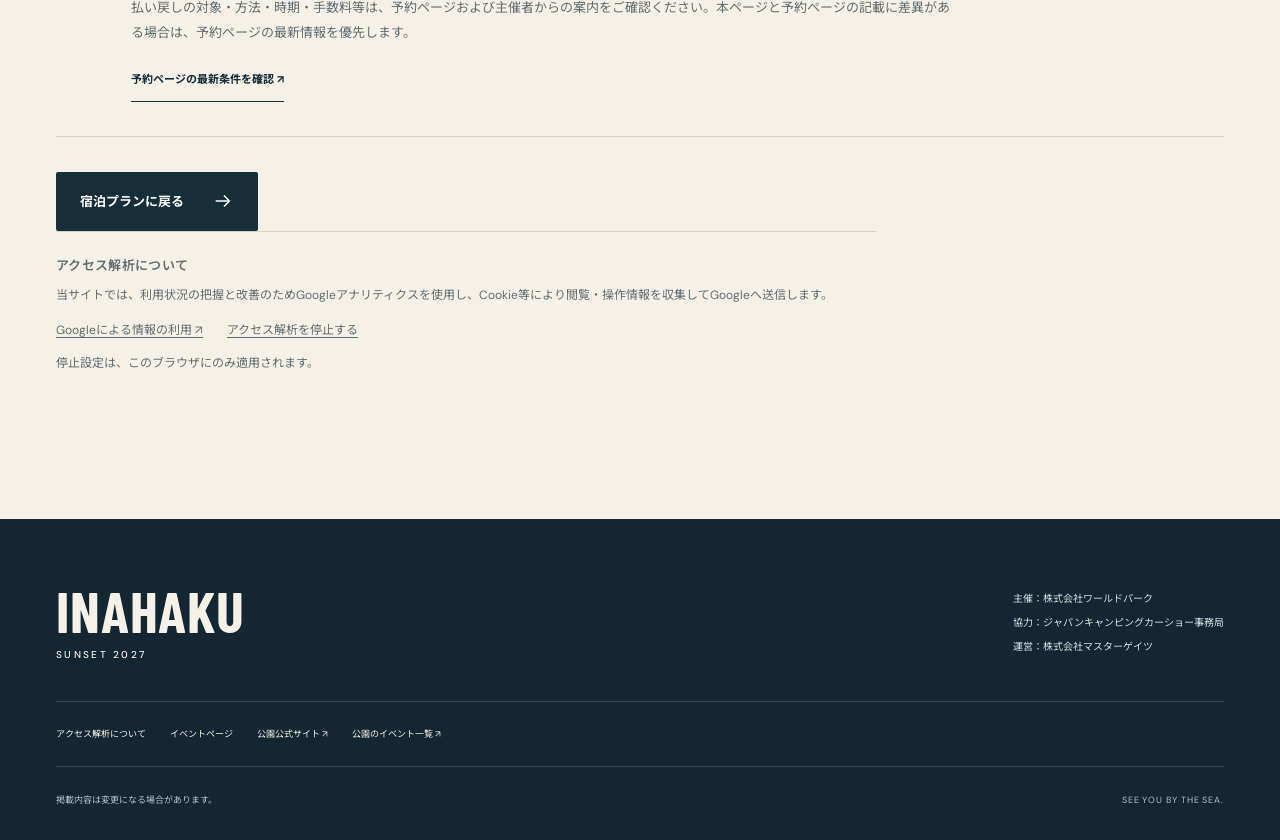
<file: stay-guide.html>
<!doctype html>
<html lang="ja">
<head>
<meta charset="utf-8"><meta name="viewport" content="width=device-width,initial-scale=1"><meta name="theme-color" content="#172d38">
<meta name="description" content="稲泊サンセット2027の車両・設備条件、予約、食事・施設・送迎、キャンセル・荒天時のご案内。料金・車両・設備・会場ルールをまとめています。">
<title>ご予約前のご案内｜稲泊サンセット2027</title><link rel="icon" href="assets/inahaku-logo.webp"><link rel="canonical" href="https://sunsetbeachpark.github.io/inahaku-sunset-2027/stay-guide.html">
<link rel="preconnect" href="https://fonts.googleapis.com"><link rel="preconnect" href="https://fonts.gstatic.com" crossorigin><link href="https://fonts.googleapis.com/css2?family=Barlow+Condensed:wght@500;600;700;800&family=DM+Sans:wght@400;500;600;700&family=Noto+Sans+JP:wght@400;500;600;700;800;900&display=swap" rel="stylesheet">
<link rel="stylesheet" href="style.css?v=20261114a"><script src="script.js?v=20261112b" defer></script><script src="analytics.js?v=20261114a" defer></script>
<link rel="sitemap" type="application/xml" href="sitemap.xml">
</head>
<body><svg class="svg-library" aria-hidden="true" xmlns="http://www.w3.org/2000/svg"><defs><symbol id="i-arrow" viewBox="0 0 24 24"><path d="M4 12h15m-6-6 6 6-6 6"/></symbol></defs></svg><a class="skip-link" href="#main">本文へ移動</a>
<header class="site-header header-solid" id="site-header"><a class="brand" href="index.html"><img src="assets/inahaku-logo.webp" width="44" height="44" alt=""><span>INAHAKU<small>SUNSET 2027</small></span></a><a class="header-cta" href="index.html#plan" style="margin-left:auto">プランを見る <svg class="icon"><use href="#i-arrow"/></svg></a></header>
<main id="main" class="guide-main shell"><div class="guide-hero"><a class="guide-back" href="index.html">← イベントページへ戻る</a><span class="eyebrow">BEFORE YOUR SEASIDE ROAD TRIP</span><h1>ご予約前のご案内</h1><p>愛車と気持ちよく過ごすために。<br>宿泊条件・ご予約・変更や中止時の案内を、こちらにまとめます。</p><nav class="guide-section-links" aria-label="案内項目"><a href="#booking">予約</a><a href="#vehicles">車両・設備</a><a href="#facilities">食事・施設・送迎</a><a href="#rules">調理・焚き火・ペット</a><a href="#cancellation">キャンセル</a><a href="#weather">荒天時</a><a href="#refund">返金</a></nav></div>
<div class="guide-status"><strong><a href="https://livepocket.jp/e/h3ws6" target="_blank" rel="noopener noreferrer">予約はこちら</a></strong><p>料金・ご利用条件を以下にまとめています。LivePocketで宿泊日・プランを選んでお申し込みください。送迎時刻や各施設チケットの対象時間帯は追加のご案内をご確認ください。</p></div>
<div class="guide-sections">
<section class="guide-row" id="booking"><span>01</span><div><h2>予約・料金・お支払い</h2><p>車両1台につきチケット1枚が必要です。料金は大人2名様までを含むパッケージ料金で、車両サイズによらず一律です。</p><div class="guide-table-wrap"><table class="guide-table"><caption>宿泊プラン料金（税込）</caption><thead><tr><th scope="col">宿泊日</th><th scope="col">通常料金</th><th scope="col">早割30%OFF</th></tr></thead><tbody><tr><th scope="row">2月5日〜6日／1泊2日</th><td>33,000円</td><td>23,100円</td></tr><tr><th scope="row">2月6日〜7日／1泊2日</th><td>33,000円</td><td>23,100円</td></tr><tr><th scope="row">2月5日〜7日／2泊3日</th><td>66,000円</td><td>46,200円</td></tr></tbody></table></div><p>大人追加は1名につき5,500円（税込）。追加人数分は当日精算で、同サービスをご利用いただけます。高校生以下は無料です。</p><p>お支払い方法はクレジットカード決済・コンビニ決済・LivePocketあと払い powered by atoneです。コンビニ決済は販売終了の2日前まで選択できます。入場時は車両1台分のQRコードチケットをご提示ください。</p></div></section>
<section class="guide-row" id="vehicles"><span>02</span><div><h2>宿泊場所・車両・設備</h2><p>稲毛海浜公園のサンセットロード・多目的広場で、キャンピングカーや一般車による車中泊をお楽しみいただけます。宿泊場所・駐車スペースの指定はできません。当日の場所は主催者がご案内します。</p><p>会場はオートフリーサイト制です。普通乗用車2台分程度、1サイト5m×5mを目安に譲り合ってご利用ください。多目的広場は入場ゲートの関係上、車高3.3mまでとなります。</p><ul><li>入場：11:00〜21:00</li><li>退場：翌6:00〜10:00</li><li>23:00〜翌6:00はゲート閉鎖のため入出庫できません。</li></ul><p>公園内トイレと手洗い用水道をご利用いただけます。電源・炊事場・Wi-Fi・コインランドリー・ダンプステーション・ごみ捨て場・入浴設備はありません。発電機の使用は禁止です。</p><p>水道は通常の公園利用・手洗いに限ります。車両タンクへの給水、炊事、食器・調理器具洗い、洗濯等には使用できません。</p><a class="text-link" href="https://imachizu.jp/sunsetbeachpark/map/" target="_blank" rel="noopener noreferrer">園内地図・トイレの位置を確認 ↗</a></div></section>
<section class="guide-row" id="facilities"><span>03</span><div><h2>食事・施設チケット・送迎</h2><p>パッケージには、JCCS 2027大人入場券2枚、ボタニカミュージアムチケット2枚、朝食・夕食2名様分、シャトルバス送迎、焚き火用の薪、ドッグランご利用無料の特典を含みます。プランに含まれる内容は当日お渡しします。</p><p>朝食はBOTANICA CAFE監修のガーデンサラダ、夕食はOHANA BATAKEのHOT SANDです。</p><p>2泊3日プランは、各種チケットと食事を2日分ご用意します。食事内容も変わります。</p><p>シャトルバスは稲毛海浜公園⇄JCCS会場「幕張メッセ」⇄近隣温泉施設への送迎です。運行時刻、食事の提供時刻、ボタニカミュージアムチケットの対象時間帯と温泉の利用条件は、追加のご案内をご確認ください。</p></div></section>
<section class="guide-row" id="rules"><span>04</span><div><h2>調理・焚き火・ペット・ごみ</h2><h3>火気・会場での過ごし方</h3><p>サイドオーニング展開・ペグ打ちは可能です。ガスコンロ・電気コンロ・石油ストーブは使用できますが、会場内での調理はできません。駐車中のアイドリング、発電機、直火、花火は禁止です。場内はゆっくり走行し、芝生保護にご協力ください。</p><p>20時以降の音出しは禁止、22時就寝です。深夜・早朝は周囲に配慮してお過ごしください。</p><h3>焚き火</h3><p>トップページの焚き火写真は、焚き火台などの設備が用意された有料の「TAKIBI」プランの利用風景です。このプランは宿泊パッケージには含まれず、別途料金がかかります。</p><p>お客様ご自身で焚き火を行う場合は会場指定の薪を使い、必ず焚き火台と防火シートを使用してください。焚き火台・防火シートの貸し出しはありませんので各自ご用意ください。</p><h3>ペット同伴</h3><p>車外にペットを連れ出す際は必ずリードをご使用ください。歩ける場所・排泄のルールは施設の指定に従い、鳴き声など周囲へのご配慮をお願いします。ドッグランやミュージアムなどの利用条件は施設ごとに異なります。</p><h3>ごみ・炭の処理</h3><p>ごみは原則すべてお持ち帰りください。公園内のごみ箱には捨てないでください。</p><p>会場では専用ごみ袋を4枚セット500円（税込）で販売します。購入した袋で、燃えるごみ・ビン・カン・ペットボトルに分別したごみに限り、会場で回収します。会場で購入した専用薪の炭は、会場の指定方法で処分できます。</p><a class="text-link" href="https://docs.google.com/document/d/1CjJmhqkC1Bg6jWU9oNJOqz1gqP3-bJoobniiiQc0FOA/edit?usp=sharing" target="_blank" rel="noopener noreferrer">利用注意事項・マナーのしおり ↗</a></div></section>
<section class="guide-row" id="cancellation"><span>05</span><div><h2>キャンセル・人数変更</h2><p>お客様都合のキャンセルはお受けできません。大人の追加人数分は、1名につき5,500円（税込）を当日精算します。その他の人数変更・手続きについては実行委員会へお問い合わせください。</p><p>お問い合わせ：<a href="mailto:info@mastergates.net">info@mastergates.net</a></p></div></section>
<section class="guide-row" id="weather"><span>06</span><div><h2>雨天・荒天時の開催判断</h2><p>雨天・強風・荒天・災害など、安全な開催が困難と主催者が判断した場合、内容を変更または開催を中止することがあります。天候の急変や安全確保のため、当日に変更・中止となる場合もあります。</p><p>開催判断は主催者の案内をご確認ください。夕日など自然の景色は天候によって見られない場合があります。</p></div></section>
<section class="guide-row" id="refund"><span>07</span><div><h2>返金・払い戻し</h2><p>主催者判断によりイベントを中止した場合、キャンセル料は発生しません。お客様都合のキャンセルはお受けできません。</p><p>払い戻しの対象・方法・時期・手数料等は、予約ページおよび主催者からの案内をご確認ください。本ページと予約ページの記載に差異がある場合は、予約ページの最新情報を優先します。</p><a class="text-link" href="https://livepocket.jp/e/h3ws6" target="_blank" rel="noopener noreferrer">予約ページの最新条件を確認 ↗</a></div></section>

<div class="guide-bottom"><a class="button button-navy" href="index.html#plan">宿泊プランに戻る <svg class="icon"><use href="#i-arrow"/></svg></a></div>
<section class="analytics-notice" id="analytics" aria-labelledby="analytics-heading"><h2 id="analytics-heading">アクセス解析について</h2><p>当サイトでは、利用状況の把握と改善のためGoogleアナリティクスを使用し、Cookie等により閲覧・操作情報を収集してGoogleへ送信します。</p><div class="analytics-notice-links"><a href="https://policies.google.com/technologies/partner-sites?hl=ja" target="_blank" rel="noopener noreferrer">Googleによる情報の利用 ↗</a><button type="button" data-analytics-toggle>アクセス解析を停止する</button></div><p class="analytics-notice-help">停止設定は、このブラウザにのみ適用されます。</p><p id="analytics-status" role="status" aria-live="polite"></p></section>
</div></main>
<footer class="site-footer"><div class="shell"><div class="footer-top"><a class="footer-brand" href="index.html">INAHAKU<span>SUNSET 2027</span></a><p>主催：株式会社ワールドパーク<br>協力：ジャパンキャンピングカーショー事務局<br>運営：株式会社マスターゲイツ</p></div><div class="footer-links"><a href="#analytics">アクセス解析について</a><a href="index.html">イベントページ</a><a href="https://sunsetbeachpark.jp/" target="_blank" rel="noopener noreferrer">公園公式サイト ↗</a><a href="https://sunsetbeachpark.jp/event/" target="_blank" rel="noopener noreferrer">公園のイベント一覧 ↗</a></div><div class="footer-bottom"><p>掲載内容は変更になる場合があります。</p><span>SEE YOU BY THE SEA.</span></div></div></footer></body></html>
</file>
<file: style.css>
@charset "UTF-8";
:root {
  --paper:#f5f1e8;
  --ink:#172d38;
  --muted:#626d70;
  --orange:#c3512d;
  --light-orange:#f0b17e;
  --line:#d5d3c8;
  --sans:"DM Sans","Noto Sans JP",sans-serif;
  --display:"Barlow Condensed","Arial Narrow",sans-serif
}
* {
  box-sizing:border-box
}
html {
  scroll-behavior:auto;
  scroll-padding-top:108px
}
body {
  margin:0;
  background:var(--paper);
  color:var(--ink);
  font:400 14px/1.95 var(--sans);
  -webkit-font-smoothing:antialiased
}
body.menu-open {
  overflow:hidden
}
a {
  color:inherit;
  text-decoration:none
}
button {
  color:inherit;
  font:inherit;
  cursor:pointer
}
img {
  display:block;
  max-width:100%;
  height:auto
}
p,h1,h2,h3,h4,figure {
  margin:0
}
button,a,summary {
  -webkit-tap-highlight-color:transparent
}
a:focus-visible,button:focus-visible,summary:focus-visible,[tabindex]:focus-visible {
  outline:3px solid #dc8053;
  outline-offset:5px
}
button {
  border:0
}
::selection {
  background:#efbc90;
  color:var(--ink)
}
[hidden] {
  display:none!important
}
.svg-library {
  position:absolute;
  width:0;
  height:0;
  overflow:hidden
}
.icon {
  width:22px;
  height:22px;
  fill:none;
  stroke:currentColor;
  stroke-width:1.6;
  flex:none
}
.shell {
  width:min(1200px,calc(100% - 112px));
  margin-inline:auto
}
.section-pad {
  padding-block:112px
}
.eyebrow {
  display:block;
  font:600 11px/1.6 var(--sans);
  letter-spacing:.13em
}
.section-top {
  display:flex;
  align-items:center;
  justify-content:space-between;
  gap:20px;
  margin-bottom:48px
}
.small-coordinate {
  font-size:10px;
  letter-spacing:.12em;
  color:var(--muted)
}
.tag {
  padding:6px 13px;
  border:1px solid currentColor;
  border-radius:2px;
  font-size:11px;
  font-weight:600;
  letter-spacing:.03em
}
.heading-row {
  display:flex;
  justify-content:space-between;
  align-items:flex-end;
  gap:45px;
  margin-bottom:52px
}
h2 {
  font-size:clamp(30px,3.15vw,46px);
  line-height:1.55;
  letter-spacing:.025em;
  font-weight:800
}
h3 {
  font-size:22px;
  line-height:1.6;
  letter-spacing:.01em
}
.heading-row>p {
  color:var(--muted);
  font-size:14px;
  line-height:2
}
.button {
  min-height:55px;
  padding:17px 24px;
  display:inline-flex;
  align-items:center;
  justify-content:space-between;
  gap:28px;
  font-weight:700;
  font-size:13px;
  border-radius:2px;
  transition:background .2s,transform .2s
}
.button-orange {
  background:var(--orange);
  color:white
}
.button-orange:hover {
  background:#a83f20;
  transform:translateY(-2px)
}
.button-navy {
  background:var(--ink);
  color:white
}
.button-navy:hover {
  background:#2d4958
}
.text-link {
  display:inline-flex;
  align-items:center;
  justify-content:space-between;
  gap:18px;
  min-height:44px;
  font-size:12px;
  font-weight:700;
  border-bottom:1px solid currentColor;
  padding-block:7px
}
.text-link .icon {
  width:18px;
  height:18px;
  transition:transform .2s
}
.text-link:hover .icon {
  transform:translateX(3px)
}
.inline-links {
  display:flex;
  gap:16px 25px;
  flex-wrap:wrap
}
.section-note {
  font-size:11px;
  color:var(--muted);
  line-height:1.9
}
.skip-link {
  position:fixed;
  z-index:100;
  top:10px;
  left:12px;
  padding:10px 18px;
  background:white;
  color:var(--ink);
  transform:translateY(-150%)
}
.skip-link:focus {
  transform:translateY(0)
}
/* The road starts here. */
.site-header {
  position:fixed;
  z-index:30;
  top:0;
  left:0;
  width:100%;
  height:88px;
  padding:0 40px;
  display:flex;
  align-items:center;
  gap:24px;
  color:white;
  transition:background .25s,color .25s,box-shadow .25s;
  background:linear-gradient(180deg,rgba(11,28,40,.35),transparent)
}
.site-header.has-scrolled,.site-header.header-solid {
  background:var(--paper);
  color:var(--ink);
  box-shadow:0 1px 0 #172d381f
}
.brand {
  display:flex;
  align-items:center;
  gap:10px;
  flex:none
}
.brand img {
  width:39px;
  height:39px;
  object-fit:contain
}
.brand>span {
  font:700 29px/.85 var(--display);
  letter-spacing:.035em
}
.brand small {
  display:block;
  font:500 9px/1.5 var(--sans);
  letter-spacing:.21em;
  margin-top:7px
}
.desktop-nav {
  margin-left:auto;
  display:flex;
  align-items:center;
  gap:26px
}
.desktop-nav a {
  position:relative;
  font-size:11px;
  font-weight:600;
  padding:15px 0
}
.desktop-nav a::after {
  content:"";
  position:absolute;
  bottom:7px;
  left:0;
  width:100%;
  height:1px;
  background:currentColor;
  transform:scaleX(0);
  transform-origin:left;
  transition:transform .2s
}
.desktop-nav a:hover::after {
  transform:scaleX(1)
}
.header-cta {
  display:flex;
  align-items:center;
  gap:18px;
  border:1px solid #ffffff80;
  padding:11px 17px;
  font-size:11px;
  font-weight:700
}
.has-scrolled .header-cta,.header-solid .header-cta {
  border-color:var(--ink)
}
.header-cta:hover {
  background:var(--orange);
  border-color:var(--orange);
  color:white
}
.menu-toggle {
  display:none;
  width:44px;
  height:44px;
  background:transparent;
  padding:10px
}
.menu-toggle span {
  display:block;
  height:1px;
  margin:7px 0;
  background:currentColor;
  transition:transform .2s
}
.menu-toggle[aria-expanded=true] span:first-child {
  transform:translateY(4px) rotate(45deg)
}
.menu-toggle[aria-expanded=true] span:last-child {
  transform:translateY(-4px) rotate(-45deg)
}
.mobile-nav {
  position:fixed;
  inset:0;
  z-index:25;
  background:var(--ink);
  color:var(--paper);
  padding:125px 30px 35px;
  overflow-y:auto
}
.mobile-nav>a {
  display:flex;
  align-items:center;
  gap:22px;
  font-size:23px;
  font-weight:700;
  border-bottom:1px solid #ffffff26;
  padding:13px 0
}
.mobile-nav>a small {
  font:500 14px var(--display);
  color:var(--light-orange)
}
.mobile-nav>.eyebrow {
  color:var(--light-orange);
  margin-bottom:20px
}
.mobile-nav>a.mobile-guide {
  font-size:12px;
  margin-top:20px;
  min-height:44px
}
.mobile-nav>p {
  font-size:11px;
  letter-spacing:.05em;
  margin-top:25px
}
.menu-open .site-header {
  background:var(--ink);
  color:var(--paper);
  box-shadow:none
}
.menu-open .header-cta {
  border-color:#ffffff80
}
.hero {
  min-height:720px;
  height:min(880px,95svh);
  position:relative;
  isolation:isolate;
  background:#20394b;
  color:white;
  overflow:hidden;
  display:flex;
  align-items:center;
  padding:130px 0 145px
}
.hero-picture,.hero-picture img,.hero-shade {
  position:absolute;
  inset:0;
  width:100%;
  height:100%
}
.hero-picture {
  z-index:-3
}
.hero-picture img {
  object-fit:cover;
  object-position:68% 70%;
  animation:hero-settle 1.4s ease-out both
}
.hero-shade {
  z-index:-2;
  background:linear-gradient(90deg,rgba(8,25,37,.72) 0%,rgba(10,29,43,.42) 44%,rgba(10,29,43,.02) 78%),linear-gradient(0deg,#0b1d29a6,transparent 30%)
}
.hero-content {
  position:relative;
  margin-top:10px;
  animation:hero-enter .9s ease-out both
}
.hero-kicker {
  font-size:10px;
  letter-spacing:.14em;
  font-weight:600;
  margin-bottom:30px;
  display:flex;
  align-items:center;
  gap:12px
}
.hero-kicker>span {
  width:26px;
  height:1px;
  background:var(--light-orange)
}
.hero h1 {
  font-size:clamp(38px,4.55vw,66px);
  font-weight:800;
  letter-spacing:.02em;
  line-height:1.6;
  text-shadow:0 2px 25px #00152225
}
.hero-sunset {
  position:relative
}
.hero-sunset::after {
  content:"";
  height:4px;
  background:var(--light-orange);
  position:absolute;
  bottom:-5px;
  left:0;
  width:100%
}
.hero-lead {
  font-size:13px;
  line-height:2.1;
  margin-top:25px;
  color:#f1efe9
}
.hero-actions {
  display:flex;
  gap:28px;
  align-items:center;
  margin-top:35px
}
.hero-text-link {
  font-size:11px;
  font-weight:600;
  padding:12px 0;
  border-bottom:1px solid #ffffff80
}
.hero-text-link span {
  margin-left:18px
}
.hero-stamp {
  position:absolute;
  right:5%;
  top:140px;
  color:var(--paper);
  width:126px;
  height:152px;
  display:flex;
  align-items:center;
  justify-content:center;
  flex-direction:column;
  border:1px solid #fff8;
  border-radius:65px 65px 4px 4px;
  transform:rotate(8deg);
  background:#142c354d;
  backdrop-filter:blur(4px)
}
.hero-stamp svg {
  width:55px;
  height:32px;
  stroke:currentColor;
  fill:none;
  stroke-width:2;
  margin:5px 0 10px
}
.hero-stamp>span {
  font:600 18px/1.05 var(--display);
  letter-spacing:.04em;
  text-align:center
}
.hero-stamp small {
  font-size:8px;
  letter-spacing:0;
  margin-top:9px
}
.hero-bottom {
  position:absolute;
  bottom:80px;
  left:0;
  right:0;
  display:flex;
  justify-content:space-between;
  align-items:center;
  font-size:9px;
  letter-spacing:.12em;
  color:#f3eee6
}
.hero-bottom>span:last-child {
  letter-spacing:.02em;
  font-size:10px
}
.hero-scroll {
  position:absolute;
  right:26px;
  top:50%;
  writing-mode:vertical-rl;
  display:flex;
  gap:14px;
  align-items:center;
  font-size:8px;
  letter-spacing:.16em
}
.hero-scroll>span {
  height:45px;
  width:1px;
  background:#ffffff5c;
  position:relative;
  overflow:hidden
}
.hero-scroll>span::after {
  content:"";
  position:absolute;
  inset:0;
  background:white;
  animation:scroll-cue 2s ease-in-out infinite
}
.event-ticket {
  position:relative;
  margin-top:-49px;
  z-index:3;
  background:var(--paper);
  border:1px solid var(--line);
  display:grid;
  grid-template-columns:1.4fr 1fr .9fr;
  box-shadow:0 8px 20px #172d3807
}
.event-ticket>div,.event-ticket>a {
  padding:27px 30px
}
.event-ticket>div+div,.event-ticket>a {
  border-left:1px dashed var(--line)
}
.ticket-date>.eyebrow {
  color:var(--orange);
  font-size:9px
}
.ticket-date>p {
  font:600 clamp(28px,2.55vw,38px)/1.4 var(--display);
  white-space:nowrap;
  display:flex;
  align-items:center;
  gap:7px
}
.ticket-date>p small {
  font-size:15px;
  align-self:center;
  margin-right:7px
}
.ticket-date>p i {
  font:500 9px var(--sans);
  align-self:flex-end;
  margin-bottom:10px
}
.date-line {
  width:26px;
  height:1px;
  background:var(--ink);
  margin:0 4px
}
.ticket-location {
  display:flex;
  justify-content:center;
  flex-direction:column
}
.ticket-location .eyebrow {
  font-size:11px;
  letter-spacing:.03em
}
.ticket-location p {
  font-size:10px;
  margin-top:5px
}
.ticket-status {
  display:flex;
  gap:11px;
  align-items:center;
  justify-content:space-between
}
.ticket-status>span:nth-child(2) {
  font-size:11px;
  font-weight:700
}
.ticket-status small {
  display:block;
  font-size:9px;
  color:var(--muted);
  font-weight:400;
  margin-top:3px
}
.ticket-status:hover {
  background:#ebe5d9
}
.status-dot {
  width:7px;
  height:7px;
  border-radius:50%;
  background:var(--orange);
  display:inline-block;
  flex:none;
  box-shadow:0 0 0 4px #c3512d14
}
.ticket-status>.icon {
  width:18px
}
.about-grid {
  display:grid;
  grid-template-columns:1fr 1fr;
  gap:10%
}
.about-title {
  position:relative;
  padding-top:3px
}
.display-word {
  font:700 clamp(95px,10.2vw,148px)/.86 var(--display);
  letter-spacing:-.01em
}
.display-word>span {
  color:var(--orange)
}
.about-van {
  position:absolute;
  width:110px;
  height:66px;
  bottom:6px;
  right:30px;
  fill:none;
  stroke:var(--ink);
  stroke-width:1.4;
  transform:rotate(-8deg)
}
.about-copy h2 {
  font-size:clamp(25px,2.5vw,36px);
  margin-bottom:29px
}
.about-copy>p {
  font-size:13px;
  line-height:2.1;
  margin-bottom:18px
}
.about-copy strong {
  font-weight:700
}
.about-copy>.text-link {
  margin-top:5px
}
.three-reasons {
  display:grid;
  grid-template-columns:repeat(3,1fr);
  margin-top:65px;
  border-top:1px solid var(--line)
}
.three-reasons>div {
  padding:25px 26px 0 0
}
.three-reasons>div+div {
  padding-left:30px;
  border-left:1px solid var(--line)
}
.three-reasons>div>span {
  font:500 17px var(--display);
  color:var(--orange);
  display:block;
  margin-bottom:12px
}
.three-reasons h3 {
  font-size:16px
}
.three-reasons p {
  font-size:11px;
  color:var(--muted);
  margin-top:7px
}
.stay-section {
  background:#e8e5db
}
.stay-grid {
  display:grid;
  grid-template-columns:.85fr 1.15fr;
  gap:9%;
  align-items:center
}
.stay-copy>p {
  margin-top:25px;
  font-size:13px;
  line-height:2.1
}
.stay-specs {
  margin:30px 0 20px;
  font-size:12px
}
.stay-specs>div {
  display:grid;
  grid-template-columns:90px 1fr;
  border-top:1px solid #172d3826;
  padding:14px 0;
  gap:10px
}
.stay-specs>div:last-child {
  border-bottom:1px solid #172d3826
}
.stay-specs dt {
  font-size:10px;
  color:#566368;
  padding-top:2px
}
.stay-specs dd {
  margin:0;
  font-weight:500;
  line-height:1.9
}
.stay-specs small {
  font-size:10px;
  font-weight:400;
  color:#566368
}
.stay-copy .inline-links {
  flex-direction:column;
  align-items:flex-start;
  gap:3px
}
.stay-copy .text-link {
  font-size:11px
}
.stay-photo {
  position:relative
}
.stay-photo>img {
  width:100%;
  aspect-ratio:1.1;
  object-fit:cover
}
.stay-photo figcaption {
  font-size:9px;
  color:#526168;
  line-height:1.7;
  margin-top:12px
}
.stay-photo figcaption>span {
  display:block;
  font-size:10px;
  letter-spacing:.11em;
  font-weight:600;
  color:var(--ink);
  margin-bottom:4px
}
.photo-link {
  position:absolute;
  right:15px;
  top:15px;
  background:var(--paper);
  width:43px;
  height:43px;
  display:grid;
  place-items:center
}
.photo-link:hover {
  background:var(--light-orange)
}
/* One continuous journey, from daylight to the following morning. */
.journey-section {
  --journey-line:#172d3840;
  background:#f0eada;
  color:var(--ink);
  padding-top:105px;
  transition:background-color .65s,color .65s
}
.journey-section[data-period=sunset] {
  background:#d98a62;
  color:#172d38
}
.journey-section[data-period=night] {
  background:#172d38;
  color:#f5f1e8;
  --journey-line:#f5f1e840
}
.journey-section[data-period=morning] {
  background:#e3e9dd;
  color:#172d38
}
.journey-section .heading-row>p {
  color:inherit;
  opacity:.8
}
.journey-heading {
  margin-bottom:55px
}
.journey-layout {
  display:grid;
  grid-template-columns:1.05fr 1fr;
  gap:10%;
  align-items:start
}
.journey-visual {
  position:sticky;
  top:115px;
  padding-bottom:30px
}
.scene-window {
  position:relative;
  width:100%;
  aspect-ratio:1.08;
  overflow:hidden;
  background:#203845
}
.scene-image {
  position:absolute;
  inset:0;
  width:100%;
  height:100%;
  object-fit:cover;
  opacity:0;
  transform:scale(1.035);
  transition:opacity .7s,transform 1.3s;
  pointer-events:none
}
.scene-image[data-scene-image=day] {
  object-fit:contain;
  padding:24px;
  background:#e8e2d5
}
.scene-image.is-active {
  opacity:1;
  transform:scale(1)
}
.scene-gradient {
  position:absolute;
  inset:55% 0 0;
  background:linear-gradient(transparent,#081b2b9c)
}
.scene-caption {
  position:absolute;
  inset:auto 25px 25px;
  color:white
}
.scene-caption>span {
  font:500 29px/1 var(--display);
  display:block;
  margin-bottom:8px
}
.scene-caption>p {
  font-size:9px;
  font-weight:600;
  letter-spacing:.13em
}
.route-strip {
  display:flex;
  align-items:center;
  gap:17px;
  margin-top:22px;
  font-size:9px;
  font-weight:600;
  letter-spacing:.08em
}
.route-line {
  position:relative;
  flex:1;
  height:1px;
  background:var(--journey-line)
}
.route-fill {
  position:absolute;
  height:2px;
  left:0;
  top:0;
  width:var(--route-progress,0%);
  background:currentColor;
  transition:width .65s
}
.route-van {
  position:absolute;
  width:45px;
  height:25px;
  left:clamp(0px,var(--route-progress,0%),calc(100% - 45px));
  top:-25px;
  fill:none;
  stroke:currentColor;
  stroke-width:2;
  transition:left .65s
}
.scene-footnote {
  font-size:9px;
  opacity:.7;
  margin-top:18px
}
.journey-stops {
  position:relative
}
.journey-stops::before {
  content:"";
  position:absolute;
  top:22px;
  bottom:70px;
  left:15px;
  width:1px;
  background:var(--journey-line)
}
.journey-stop {
  position:relative;
  display:grid;
  grid-template-columns:34px 1fr;
  gap:25px;
  min-height:390px;
  padding-bottom:75px
}
.journey-stop:last-child {
  min-height:320px;
  padding-bottom:20px
}
.stop-marker {
  height:32px;
  width:32px;
  display:grid;
  place-items:center;
  border:1px solid currentColor;
  border-radius:50%;
  position:relative;
  background:inherit;
  font:500 15px var(--display)
}
.stop-marker span {
  background:inherit
}
.stop-copy>.eyebrow {
  font-size:9px;
  margin:5px 0 15px
}
.stop-copy h3 {
  font-size:clamp(25px,2.2vw,32px);
  line-height:1.55;
  letter-spacing:.03em;
  font-weight:800;
  margin-bottom:20px
}
.stop-copy>p {
  font-size:12px;
  line-height:2
}
.stop-copy>p.stop-note {
  font-size:10px;
  line-height:1.9;
  opacity:.8;
  margin:15px 0 8px
}
.stop-copy .text-link {
  font-size:10px;
  min-height:40px;
  gap:10px
}
.stop-copy .inline-links {
  gap:5px 20px
}
.stop-mobile-image {
  display:none
}
.journey-outro {
  padding:50px 0 70px;
  border-top:1px solid var(--journey-line);
  display:flex;
  align-items:center;
  gap:30px
}
.journey-outro>svg {
  width:50px;
  height:50px;
  fill:none;
  stroke:currentColor;
  stroke-width:1.3;
  flex:none
}
.journey-outro>p {
  font-size:24px;
  font-weight:500;
  line-height:1.7
}
.journey-outro>span {
  margin-left:auto;
  font-size:10px;
  line-height:2;
  opacity:.8
}
.food-grid {
  display:grid;
  grid-template-columns:1fr 1fr;
  gap:55px;
  margin-top:60px
}
.food-story:nth-child(2) {
  margin-top:65px
}
.food-photo {
  position:relative;
  padding-top:25px
}
.food-photo>img {
  width:100%;
  aspect-ratio:1.4;
  object-fit:contain;
  padding:18px 8px 28px
}
.food-clock {
  position:absolute;
  font:700 80px/1 var(--display);
  color:var(--orange);
  top:-20px;
  left:20px;
  z-index:1;
  letter-spacing:-.03em
}
.photo-tag {
  position:absolute;
  bottom:15px;
  left:15px;
  background:var(--paper);
  font-size:9px;
  letter-spacing:.12em;
  padding:5px 10px;
  font-weight:700
}
.food-description {
  padding-top:22px
}
.food-description .eyebrow {
  font-size:10px;
  color:var(--muted)
}
.food-description h3 {
  font-size:25px;
  font-weight:800;
  margin:7px 0
}
.food-description p {
  font-size:12px;
  color:var(--muted)
}
.food-section>.section-note {
  margin:40px 0 10px;
  max-width:850px
}
.food-section>.text-link {
  font-size:11px
}
.plan-section {
  background:var(--ink);
  color:var(--paper);
  position:relative
}
.plan-section .heading-row>p {
  color:#d7dce0
}
.plan-section .section-top>.eyebrow {
  color:var(--light-orange)
}
.plan-layout {
  display:grid;
  grid-template-columns:1fr .83fr;
  gap:11%;
  align-items:start
}
.included-list {
  padding-top:10px
}
.included-list>h3 {
  font-size:15px;
  display:flex;
  flex-direction:column;
  gap:6px;
  margin-bottom:25px
}
.included-list>h3>span {
  font-size:9px;
  letter-spacing:.13em;
  color:#bcc8ca;
  font-weight:500
}
.included-items>div {
  display:flex;
  gap:24px;
  border-top:1px solid #ffffff30;
  padding:17px 0
}
.included-items>div:last-child {
  border-bottom:1px solid #ffffff30
}
.included-items>div>span {
  font:500 17px var(--display);
  color:var(--light-orange);
  padding-top:5px
}
.included-items p {
  font-size:14px;
  font-weight:600;
  line-height:1.6
}
.included-items small {
  font-size:10px;
  color:#c4cfd2;
  display:block;
  font-weight:400;
  margin-top:5px
}
.included-note {
  font-size:10px;
  line-height:2;
  color:#c4cfd2;
  margin-top:23px
}
.booking-ticket {
  background:var(--paper);
  color:var(--ink);
  position:relative
}
.booking-label {
  background:#e8e0cf;
  padding:17px 25px;
  display:flex;
  align-items:center;
  justify-content:space-between
}
.booking-label>span {
  font-size:9px;
  letter-spacing:.13em;
  font-weight:700
}
.booking-label>svg {
  width:51px;
  height:29px;
  fill:none;
  stroke:var(--ink);
  stroke-width:1.6
}
.booking-body {
  padding:28px 30px
}
.early-badge {
  display:inline-block;
  font:700 10px var(--sans);
  padding:6px 10px;
  color:var(--orange);
  border:1px solid var(--orange);
  margin-bottom:16px;
  letter-spacing:.05em
}
.booking-body>h3 {
  font-size:17px;
  font-weight:700
}
.normal-price {
  font-size:11px;
  color:var(--muted);
  margin-top:14px
}
.normal-price s {
  font-size:17px;
  letter-spacing:.03em;
  margin:0 4px
}
.main-price {
  display:flex;
  align-items:baseline;
  gap:8px;
  line-height:1.2;
  margin:6px 0 20px;
  white-space:nowrap
}
.main-price>strong {
  font:600 clamp(60px,5.5vw,78px)/1 var(--display);
  letter-spacing:-.025em;
  color:var(--orange)
}
.main-price>span {
  font-size:16px;
  font-weight:700
}
.main-price small {
  display:block;
  font-size:9px;
  font-weight:400;
  margin-top:6px
}
.price-tags {
  display:flex;
  flex-wrap:wrap;
  gap:6px
}
.price-tags>span {
  font-size:10px;
  background:#e6e3d9;
  padding:4px 8px
}
.price-detail {
  font-size:9px;
  line-height:1.9;
  color:var(--muted);
  margin-top:12px
}
.booking-divider {
  border-top:1px dashed #172d384d;
  margin:25px -30px;
  position:relative
}
.booking-divider::before,.booking-divider::after {
  content:"";
  width:17px;
  height:17px;
  border-radius:50%;
  background:var(--ink);
  position:absolute;
  top:-9px
}
.booking-divider::before {
  left:-9px
}
.booking-divider::after {
  right:-9px
}
.booking-body>.button {
  width:100%;
  font-size:12px;
  padding-inline:18px
}
.booking-note {
  font-size:9px;
  line-height:1.9;
  color:var(--muted);
  margin-top:12px
}
.consecutive {
  padding:19px 0;
  margin-top:18px;
  border-top:1px solid var(--line);
  border-bottom:1px solid var(--line)
}
.consecutive strong {
  font-size:12px
}
.consecutive p {
  font-size:10px;
  color:var(--muted);
  margin-top:5px
}
.booking-body>.text-link {
  font-size:10px;
  margin-top:12px
}
.ticket-serial {
  border-top:1px solid var(--line);
  padding:12px 22px;
  display:flex;
  justify-content:space-between;
  font-size:8px;
  font-weight:600;
  letter-spacing:.08em
}
.destinations {
  display:grid;
  grid-template-columns:1.1fr 1fr 1fr;
  border:1px solid var(--line)
}
.destination {
  position:relative;
  padding:28px;
  display:flex;
  flex-direction:column;
  align-items:flex-start
}
.destination+.destination {
  border-left:1px solid var(--line)
}
.destination-base {
  background:#e7e3d7
}
.destination-kind {
  font-size:9px;
  letter-spacing:.13em;
  margin-bottom:25px;
  font-weight:600
}
.destination-van {
  width:64px;
  height:38px;
  fill:none;
  stroke:var(--ink);
  stroke-width:1.4;
  margin-bottom:25px
}
.destination-number {
  display:block;
  font:500 45px/1 var(--display);
  margin-bottom:19px;
  color:#a5aaa2;
  height:44px
}
.destination>.eyebrow {
  font-size:9px;
  color:var(--muted);
  letter-spacing:.05em
}
.destination>h3 {
  font-size:20px;
  margin-top:4px
}
.destination>p {
  font-size:10px;
  line-height:2;
  margin-top:14px;
  margin-bottom:28px
}
.destination-links {
  display:flex;
  gap:22px;
  font-size:10px;
  font-weight:600;
  border-top:1px solid #172d3826;
  padding-top:10px;
  width:100%;
  margin-top:auto
}
.destination-links>a {
  min-height:32px;
  display:flex;
  align-items:center
}
.destination-links>a:hover {
  text-decoration:underline
}
.access-alert {
  display:flex;
  gap:35px;
  margin-top:28px
}
.mini-label {
  font-size:9px;
  white-space:nowrap;
  font-weight:700;
  color:var(--orange);
  letter-spacing:.09em;
  padding-top:2px
}
.access-alert>p {
  font-size:10px;
  color:var(--muted);
  line-height:2
}
.access-alert strong {
  font-weight:600;
  color:var(--ink)
}
.local-links {
  display:grid;
  grid-template-columns:1fr 1fr;
  gap:80px;
  border-top:1px solid var(--line);
  margin-top:65px;
  padding-top:35px
}
.local-links h3 {
  font-size:20px;
  margin-top:10px
}
.local-links>div:last-child>a {
  display:flex;
  justify-content:space-between;
  gap:20px;
  align-items:center;
  min-height:48px;
  border-bottom:1px solid var(--line);
  font-size:11px
}
.local-links>div:last-child>a:hover {
  color:var(--orange)
}
.access-section>.section-note {
  margin-top:22px
}
.faq-section {
  background:#e9e7de
}
.faq-grid {
  display:grid;
  grid-template-columns:.8fr 1.2fr;
  gap:10%
}
.faq-grid>div:first-child {
  position:sticky;
  top:120px;
  align-self:start
}
.faq-grid h2 {
  margin-top:25px
}
.faq-grid>div:first-child>p {
  font-size:12px;
  color:var(--muted);
  margin:25px 0
}
.faq-grid>div:first-child>.text-link {
  font-size:11px
}
.faq-list {
  border-top:1px solid #172d3833
}
.faq-list details {
  border-bottom:1px solid #172d3833
}
.faq-list summary {
  list-style:none;
  cursor:pointer;
  display:flex;
  gap:16px;
  align-items:center;
  padding:23px 0;
  font-size:12px;
  font-weight:600;
  line-height:1.8;
  min-height:72px
}
.faq-list summary::-webkit-details-marker {
  display:none
}
.faq-list summary>span {
  font:500 21px var(--display);
  color:var(--orange)
}
.faq-list summary>i {
  position:relative;
  width:15px;
  height:15px;
  flex:none;
  margin-left:auto
}
.faq-list summary>i::before,.faq-list summary>i::after {
  content:"";
  position:absolute;
  background:var(--ink);
  width:13px;
  height:1px;
  left:0;
  top:7px
}
.faq-list summary>i::after {
  transform:rotate(90deg);
  transition:transform .2s
}
.faq-list details[open] summary>i::after {
  transform:rotate(0)
}
.faq-answer {
  font-size:11px;
  line-height:2.1;
  color:#4a5c64;
  padding:0 25px 24px 36px
}
.faq-answer>a {
  display:block;
  text-decoration:underline;
  text-underline-offset:4px;
  color:var(--ink);
  margin-top:10px;
  padding:5px 0
}
.closing {
  position:relative;
  isolation:isolate;
  min-height:580px;
  display:flex;
  align-items:center;
  color:white;
  background:var(--ink);
  overflow:hidden
}
.closing>img {
  position:absolute;
  z-index:-3;
  inset:0;
  width:100%;
  height:100%;
  object-fit:cover;
  object-position:65% center
}
.closing-shade {
  position:absolute;
  z-index:-2;
  inset:0;
  background:linear-gradient(90deg,#0a1b2be6,#122c3660 70%,#122c3610)
}
.closing-content {
  padding-block:95px
}
.closing-content>.eyebrow {
  font-size:10px;
  color:#eee4d7
}
.closing h2 {
  font-size:clamp(35px,4vw,57px);
  margin-top:24px
}
.closing p {
  font-size:12px;
  margin:23px 0 28px
}
.closing-date {
  display:block;
  font-size:9px;
  letter-spacing:.1em;
  margin-top:35px
}
.site-footer {
  background:#132631;
  color:var(--paper);
  padding-block:65px 30px
}
.footer-top {
  display:flex;
  gap:50px;
  justify-content:space-between;
  align-items:center;
  padding-bottom:40px
}
.footer-brand {
  font:700 58px/.9 var(--display);
  letter-spacing:.015em
}
.footer-brand>span {
  display:block;
  font:500 10px var(--sans);
  letter-spacing:.23em;
  margin-top:12px
}
.footer-top>p {
  font-size:10px;
  line-height:2.4;
  margin-left:auto;
  color:#d6dfe0
}
.back-top {
  border:1px solid #ffffff59;
  width:43px;
  height:43px;
  display:grid;
  place-items:center;
  font-size:20px
}
.footer-links {
  display:flex;
  gap:24px;
  align-items:center;
  border-top:1px solid #ffffff26;
  border-bottom:1px solid #ffffff26;
  padding-block:15px;
  flex-wrap:wrap
}
.footer-links a,.footer-links button {
  font-size:9px;
  padding:5px 0;
  min-height:34px;
  display:flex;
  align-items:center
}
.footer-links button {
  background:none
}
.footer-links a:hover,.footer-links button:hover {
  color:var(--light-orange)
}
.footer-bottom {
  display:flex;
  justify-content:space-between;
  gap:20px;
  padding-top:25px;
  color:#b4c1c6;
  font-size:9px
}
.footer-bottom>span {
  letter-spacing:.1em;
  white-space:nowrap
}
.sticky-booking {
  position:fixed;
  bottom:20px;
  left:50%;
  transform:translate(-50%,120px);
  opacity:0;
  pointer-events:none;
  z-index:20;
  display:flex;
  background:var(--paper);
  color:var(--ink);
  border:1px solid #172d3826;
  box-shadow:0 4px 30px #0b1c2c2b;
  transition:opacity .25s,transform .25s;
  border-radius:3px;
  overflow:hidden;
  width:385px;
  max-width:calc(100% - 32px)
}
.sticky-booking.is-visible {
  opacity:1;
  transform:translate(-50%,0);
  pointer-events:auto
}
.sticky-booking>div {
  padding:9px 20px;
  flex:1
}
.sticky-booking>div>span {
  font-size:8px;
  display:block;
  line-height:1.5
}
.sticky-booking p {
  font-size:9px;
  line-height:1.4
}
.sticky-booking strong {
  font:600 30px/1 var(--display);
  color:var(--orange)
}
.sticky-booking>a {
  background:var(--orange);
  color:white;
  display:flex;
  align-items:center;
  justify-content:center;
  gap:17px;
  font-size:11px;
  font-weight:700;
  padding:10px 18px
}
.sticky-booking .icon {
  width:18px
}
.sticky-booking>a:hover {
  background:#a83f20
}
/* Practical information has the same visual language as the journey. */
.guide-main {
  padding-top:140px;
  padding-bottom:100px
}
.guide-hero {
  padding:30px 0 45px
}
.guide-back {
  display:inline-block;
  font-size:11px;
  border-bottom:1px solid var(--line);
  padding-bottom:5px;
  margin-bottom:35px
}
.guide-hero h1 {
  font-size:clamp(30px,4vw,50px);
  line-height:1.5;
  margin:20px 0
}
.guide-hero>p {
  font-size:13px;
  color:var(--muted)
}
.guide-status {
  padding:24px 30px;
  background:#e8e1d1;
  border-left:3px solid var(--orange);
  margin-bottom:40px
}
.guide-status>strong {
  font-size:15px
}
.guide-status>p {
  font-size:12px;
  margin-top:7px;
  color:#566368
}
.guide-row {
  border-top:1px solid var(--line);
  padding:34px 0;
  display:grid;
  grid-template-columns:50px 1fr;
  gap:25px;
  scroll-margin-top:110px
}
.guide-row>span {
  font:500 28px var(--display);
  color:var(--orange)
}
.guide-row h2 {
  font-size:23px;
  line-height:1.6;
  margin-bottom:12px
}
.guide-row p {
  font-size:12px;
  color:var(--muted);
  max-width:830px
}
.guide-row .text-link {
  font-size:11px;
  margin-top:12px
}
.outline-label {
  font-size:10px;
  display:inline-block;
  padding:4px 10px;
  border:1px solid #172d3833;
  margin-top:14px
}
.guide-bottom {
  border-top:1px solid var(--line);
  padding-top:35px
}
.guide-section-links {
  display:flex;
  gap:12px 25px;
  flex-wrap:wrap;
  margin-top:25px
}
.guide-section-links>a {
  font-size:11px;
  border-bottom:1px solid var(--line);
  padding-bottom:5px
}
dialog {
  background:var(--paper);
  color:var(--ink);
  border:0;
  padding:48px;
  width:min(500px,calc(100% - 32px));
  max-height:85svh;
  overflow-y:auto;
  border-radius:3px;
  box-shadow:0 30px 100px #0005
}
dialog::backdrop {
  background:#081e32b3;
  backdrop-filter:blur(5px)
}
.dialog-close {
  position:absolute;
  right:14px;
  top:12px;
  width:36px;
  height:36px;
  font-size:26px;
  line-height:1;
  background:none
}
.dialog-van {
  width:80px;
  height:45px;
  fill:none;
  stroke:var(--orange);
  stroke-width:1.4;
  margin-bottom:25px
}
dialog h2 {
  font-size:32px;
  margin:20px 0
}
dialog>p {
  font-size:12px;
  margin-bottom:18px
}
.dialog-status {
  display:flex;
  align-items:center;
  gap:12px;
  font-weight:700
}
.dialog-small {
  font-size:10px!important;
  color:var(--muted);
  line-height:2
}
.source-links {
  padding:0;
  list-style:none;
  margin:20px 0 25px
}
.source-links a {
  display:block;
  padding:10px 0;
  border-bottom:1px solid var(--line);
  font-size:11px
}
.source-links a:hover {
  color:var(--orange)
}
dialog>.button {
  margin-top:10px;
  width:100%;
  font-size:11px
}
.js-enhanced [data-reveal] {
  opacity:0;
  transform:translateY(23px);
  transition:opacity .7s,transform .7s
}
.js-enhanced [data-reveal].is-revealed {
  opacity:1;
  transform:none
}
@keyframes hero-enter {
  from {
    opacity:0;
    transform:translateY(16px)
  }
  to {
    opacity:1;
    transform:translateY(0)
  }
}
@keyframes hero-settle {
  from {
    transform:scale(1.035)
  }
  to {
    transform:scale(1)
  }
}
@keyframes scroll-cue {
  0% {
    transform:translateY(-110%)
  }
  65%,100% {
    transform:translateY(110%)
  }
}
@media(min-width:1600px) {
  .hero {
    height:850px
  }
  .hero h1 {
    font-size:72px
  }
  .hero-content {
    margin-top:0
  }
}
@media(max-width:1100px) {
  .shell {
    width:calc(100% - 72px)
  }
  .site-header {
    padding-inline:28px;
    gap:20px
  }
  .desktop-nav {
    gap:18px
  }
  .desktop-nav a {
    font-size:10px
  }
  .header-cta {
    padding:10px 13px;
    gap:10px
  }
  .event-ticket>div,.event-ticket>a {
    padding:23px 20px
  }
  .ticket-date>p {
    font-size:30px;
    gap:5px
  }
  .ticket-date>p small {
    font-size:13px;
    margin-right:3px
  }
  .ticket-location p {
    font-size:9px
  }
  .ticket-status>span:nth-child(2) {
    font-size:10px
  }
  .hero-stamp {
    right:6%;
    width:108px;
    height:135px
  }
  .about-grid {
    gap:8%
  }
  .about-copy>p {
    font-size:12px
  }
  .about-van {
    right:0
  }
  .plan-layout {
    gap:7%;
    grid-template-columns:1fr .9fr
  }
  .booking-body {
    padding:25px
  }
  .booking-divider {
    margin-inline:-25px
  }
  .destination {
    padding:23px
  }
  .destination>h3 {
    font-size:18px
  }
  .journey-layout {
    gap:7%
  }
  .journey-stop {
    gap:19px
  }
  .stop-copy h3 {
    font-size:27px
  }
  .footer-links {
    gap:20px
  }
}
@media(max-width:900px) {
  .desktop-nav {
    display:none
  }
  .header-cta {
    margin-left:auto
  }
  .menu-toggle {
    display:block
  }
  .site-header {
    height:76px
  }
  .hero {
    min-height:680px;
    height:85svh
  }
  .hero h1 {
    font-size:48px
  }
  .hero-stamp {
    top:120px;
    right:7%
  }
  .hero-shade {
    background:linear-gradient(90deg,#0a1c2cba,#0a1c2c70 60%,#0a1c2c15),linear-gradient(0deg,#0a1c2caa,transparent 40%)
  }
  .event-ticket {
    grid-template-columns:1.2fr 1fr
  }
  .ticket-status {
    grid-column:1/-1;
    border-left:0!important;
    border-top:1px dashed var(--line);
    padding:13px 20px!important;
    justify-content:flex-start
  }
  .ticket-status>.icon {
    margin-left:auto
  }
  .ticket-status small {
    display:inline-block;
    margin-left:15px
  }
  .section-pad {
    padding-block:85px
  }
  .heading-row {
    gap:25px
  }
  .heading-row>p {
    font-size:12px
  }
  h2 {
    font-size:32px
  }
  .about-grid {
    grid-template-columns:.8fr 1fr;
    gap:6%
  }
  .display-word {
    font-size:110px
  }
  .about-copy h2 {
    font-size:26px
  }
  .about-van {
    bottom:30px;
    width:85px
  }
  .three-reasons h3 {
    font-size:14px
  }
  .three-reasons>div+div {
    padding-left:20px
  }
  .three-reasons p {
    font-size:10px
  }
  .stay-grid {
    gap:6%;
    grid-template-columns:1fr 1fr
  }
  .stay-copy>p {
    font-size:12px
  }
  .stay-specs>div {
    grid-template-columns:70px 1fr
  }
  .stay-specs dd {
    font-size:11px
  }
  .stay-photo>img {
    aspect-ratio:.82
  }
  .journey-layout {
    gap:5%;
    grid-template-columns:1fr 1fr
  }
  .journey-stop {
    gap:15px;
    min-height:415px;
    padding-bottom:60px
  }
  .stop-copy h3 {
    font-size:24px
  }
  .stop-copy>p {
    font-size:11px
  }
  .scene-window {
    aspect-ratio:.85
  }
  .scene-image[data-scene-image=day] {
    padding:16px
  }
  .scene-caption {
    inset:auto 18px 20px
  }
  .scene-caption>p {
    font-size:8px
  }
  .journey-outro {
    gap:20px
  }
  .journey-outro>p {
    font-size:21px
  }
  .journey-outro>span {
    font-size:9px
  }
  .plan-layout {
    gap:5%;
    grid-template-columns:1fr 1fr
  }
  .booking-body {
    padding:23px
  }
  .booking-divider {
    margin-inline:-23px
  }
  .main-price>strong {
    font-size:64px
  }
  .booking-label {
    padding:15px 20px
  }
  .included-items p {
    font-size:12px
  }
  .included-items small {
    font-size:9px
  }
  .destination {
    padding:20px
  }
  .destination>h3 {
    font-size:16px
  }
  .destination-kind {
    font-size:8px
  }
  .destination>p {
    font-size:9px
  }
  .destination-links {
    gap:14px;
    font-size:9px
  }
  .local-links {
    gap:40px
  }
  .local-links h3 {
    font-size:17px
  }
  .faq-grid {
    grid-template-columns:.75fr 1.25fr;
    gap:7%
  }
  .faq-list summary {
    font-size:11px;
    gap:12px
  }
  .footer-top {
    gap:25px
  }
  .footer-brand {
    font-size:48px
  }
  .footer-top>p {
    font-size:9px
  }
  .footer-bottom {
    font-size:8px
  }
  .food-grid {
    gap:35px
  }
}
@media(max-width:650px) {
  html {
    scroll-padding-top:88px
  }
  .shell {
    width:calc(100% - 40px)
  }
  .section-pad {
    padding-block:66px
  }
  .section-top {
    margin-bottom:32px;
    gap:12px
  }
  .eyebrow {
    font-size:9px;
    letter-spacing:.09em
  }
  .small-coordinate {
    display:none
  }
  .tag {
    font-size:9px;
    padding:4px 8px
  }
  .heading-row {
    display:block;
    margin-bottom:34px
  }
  h2 {
    font-size:29px;
    line-height:1.6
  }
  .heading-row>p {
    font-size:11px;
    line-height:2;
    margin-top:19px
  }
  .section-note {
    font-size:10px
  }
  .site-header {
    height:70px;
    padding-inline:20px;
    gap:11px
  }
  .brand {
    gap:7px
  }
  .brand img {
    width:31px;
    height:31px
  }
  .brand>span {
    font-size:24px
  }
  .brand small {
    font-size:7px;
    margin-top:5px
  }
  .header-cta {
    font-size:9px;
    padding:8px 10px;
    gap:6px;
    min-height:36px
  }
  .header-cta .icon {
    width:15px;
    height:15px
  }
  .menu-toggle {
    width:34px;
    padding:6px
  }
  .hero {
    height:auto;
    min-height:760px;
    min-height:93svh;
    padding:148px 0 170px;
    align-items:flex-start
  }
  .hero-picture img {
    object-position:76% 70%
  }
  .hero-shade {
    background:linear-gradient(180deg,#102d4299,#112d3e20 55%,#091e2db3),linear-gradient(90deg,#0a213b8c,#0c253512)
  }
  .hero-content {
    margin-top:0
  }
  .hero-kicker {
    font-size:8px;
    margin-bottom:25px;
    gap:9px;
    letter-spacing:.12em
  }
  .hero-kicker>span {
    width:18px
  }
  .hero h1 {
    font-size:clamp(30px,8vw,46px);
    line-height:1.7;
    letter-spacing:.01em
  }
  .hero-sunset::after {
    height:3px;
    bottom:-3px
  }
  .hero-lead {
    font-size:10px;
    line-height:2.1;
    margin-top:24px;
    max-width:300px;
    text-shadow:0 1px 8px #001522
  }
  .hero-actions {
    display:block;
    margin-top:29px
  }
  .hero-actions .button {
    min-height:48px;
    font-size:11px;
    padding:13px 18px;
    gap:25px
  }
  .hero-text-link {
    display:inline-block;
    font-size:9px;
    margin-left:0;
    margin-top:14px;
    clear:both
  }
  .hero-actions .button+.hero-text-link {
    display:block;
    width:max-content
  }
  .hero-stamp {
    right:22px;
    top:auto;
    bottom:100px;
    width:83px;
    height:103px;
    background:#142c3573
  }
  .hero-stamp svg {
    width:39px;
    height:24px;
    margin:2px 0 5px
  }
  .hero-stamp>span {
    font-size:13px
  }
  .hero-stamp small {
    font-size:6px;
    margin-top:6px
  }
  .hero-bottom {
    bottom:66px;
    font-size:7px;
    align-items:flex-end
  }
  .hero-bottom>span:first-child {
    max-width:150px;
    line-height:1.8
  }
  .hero-bottom>span:last-child {
    font-size:8px
  }
  .hero-scroll {
    display:none
  }
  .event-ticket {
    margin-top:-37px;
    grid-template-columns:1fr;
    max-width:calc(100% - 40px)
  }
  .event-ticket>div,.event-ticket>a {
    padding:18px 20px
  }
  .ticket-date>p {
    font-size:36px;
    justify-content:center;
    gap:8px
  }
  .ticket-date>.eyebrow {
    text-align:center;
    font-size:8px;
    margin-bottom:3px
  }
  .ticket-date>p small {
    font-size:14px;
    margin-right:6px
  }
  .ticket-date>p i {
    font-size:8px;
    margin-bottom:12px
  }
  .date-line {
    width:25px
  }
  .ticket-location {
    border-left:0!important;
    border-top:1px dashed var(--line);
    padding:14px 20px!important;
    flex-direction:row;
    gap:12px;
    align-items:center;
    justify-content:center;
    flex-wrap:wrap
  }
  .ticket-location .eyebrow {
    font-size:10px
  }
  .ticket-location p {
    margin:0;
    font-size:9px
  }
  .ticket-status {
    padding:12px 20px!important
  }
  .ticket-status>span:nth-child(2) {
    font-size:10px
  }
  .ticket-status small {
    font-size:8px;
    margin-left:10px
  }
  .about-grid {
    display:block
  }
  .about-title {
    padding:0 0 35px;
    position:relative
  }
  .display-word {
    font-size:clamp(85px,25vw,130px);
    line-height:.85
  }
  .about-van {
    width:90px;
    height:50px;
    right:16px;
    bottom:45px
  }
  .about-copy h2 {
    font-size:27px
  }
  .about-copy>p {
    font-size:12px;
    margin-bottom:18px
  }
  .desktop-only {
    display:none
  }
  .about-copy>.text-link {
    font-size:11px
  }
  .three-reasons {
    margin-top:37px;
    display:block
  }
  .three-reasons>div,.three-reasons>div+div {
    position:relative;
    padding:18px 0 18px 37px;
    border-left:0;
    border-bottom:1px solid var(--line)
  }
  .three-reasons>div>span {
    position:absolute;
    left:0;
    top:21px;
    font-size:15px;
    margin:0
  }
  .three-reasons h3 {
    font-size:14px
  }
  .three-reasons p {
    font-size:10px;
    margin-top:5px
  }
  .stay-grid {
    display:flex;
    flex-direction:column;
    gap:33px
  }
  .stay-copy {
    width:100%
  }
  .stay-copy>p {
    font-size:12px;
    margin-top:20px
  }
  .stay-specs {
    margin-top:23px
  }
  .stay-specs>div {
    grid-template-columns:80px 1fr;
    padding-block:12px
  }
  .stay-specs dd {
    font-size:12px
  }
  .stay-photo {
    width:100%
  }
  .stay-photo>img {
    aspect-ratio:1.2
  }
  .stay-photo figcaption {
    font-size:8px
  }
  .stay-photo figcaption>span {
    font-size:9px
  }
  .stay-copy .inline-links {
    flex-direction:row;
    gap:6px 15px
  }
  .stay-copy .text-link {
    font-size:10px
  }
  .journey-section {
    padding-top:65px
  }
  .journey-heading {
    margin-bottom:35px
  }
  .journey-layout {
    display:block
  }
  .journey-visual {
    display:none
  }
  .journey-stops::before {
    left:14px;
    bottom:40px
  }
  .journey-stop {
    display:grid;
    grid-template-columns:30px 1fr;
    gap:17px;
    min-height:0;
    padding-bottom:50px
  }
  .journey-stop:last-child {
    min-height:0;
    padding-bottom:35px
  }
  .stop-marker {
    width:29px;
    height:29px;
    font-size:13px
  }
  .stop-copy>.eyebrow {
    margin-top:4px;
    font-size:8px
  }
  .stop-copy h3 {
    font-size:25px;
    margin-bottom:17px
  }
  .stop-copy>p {
    font-size:12px
  }
  .stop-copy>p.stop-note {
    font-size:10px
  }
  .stop-copy .text-link {
    font-size:10px
  }
  .stop-mobile-image {
    display:block;
    grid-column:2;
    width:100%;
    aspect-ratio:1.35;
    object-fit:cover;
    margin-top:8px
  }
  .journey-stop[data-scene=day] .stop-mobile-image {
    object-fit:contain;
    background:#e8e2d5;
    padding:10px;
    aspect-ratio:1.8
  }
  .journey-stop[data-scene=night] .stop-mobile-image {
    aspect-ratio:1.2
  }
  .journey-outro {
    display:grid;
    grid-template-columns:35px 1fr;
    gap:14px;
    padding:30px 0 45px
  }
  .journey-outro>svg {
    width:31px;
    height:31px
  }
  .journey-outro>p {
    font-size:20px
  }
  .journey-outro>span {
    grid-column:2;
    margin-left:0;
    font-size:9px;
    line-height:1.9
  }
  .food-grid {
    display:block;
    margin-top:40px
  }
  .food-story:nth-child(2) {
    margin-top:50px
  }
  .food-photo {
    padding-top:18px
  }
  .food-clock {
    font-size:66px;
    top:-18px;
    left:15px
  }
  .food-photo>img {
    aspect-ratio:1.4
  }
  .food-description {
    padding-top:19px
  }
  .food-description h3 {
    font-size:23px
  }
  .food-description .eyebrow {
    font-size:9px
  }
  .food-description p {
    font-size:11px
  }
  .food-section>.section-note {
    margin-top:27px
  }
  .food-section>.text-link {
    font-size:10px
  }
  .plan-layout {
    display:flex;
    flex-direction:column;
    gap:35px
  }
  .included-list {
    width:100%
  }
  .included-list>h3 {
    font-size:14px;
    flex-direction:row;
    justify-content:space-between;
    align-items:center;
    gap:10px
  }
  .included-list>h3>span {
    font-size:7px
  }
  .included-items {
    display:grid;
    grid-template-columns:1fr 1fr
  }
  .included-items>div {
    padding:15px 10px 15px 0;
    gap:11px
  }
  .included-items>div:nth-child(even) {
    padding-left:12px;
    border-left:1px solid #ffffff30
  }
  .included-items>div:nth-last-child(2) {
    border-bottom:1px solid #ffffff30
  }
  .included-items p {
    font-size:11px
  }
  .included-items>div>span {
    font-size:14px;
    padding-top:4px
  }
  .included-items small {
    font-size:8px;
    line-height:1.7
  }
  .included-note {
    font-size:9px
  }
  .booking-ticket {
    width:100%;
    max-width:430px;
    margin-inline:auto
  }
  .booking-body {
    padding:25px
  }
  .booking-label {
    padding:17px 25px
  }
  .booking-label>span {
    font-size:9px
  }
  .booking-divider {
    margin-inline:-25px
  }
  .main-price>strong {
    font-size:75px
  }
  .booking-body>h3 {
    font-size:18px
  }
  .price-tags>span {
    font-size:10px
  }
  .price-detail {
    font-size:9px
  }
  .booking-body>.button {
    font-size:12px
  }
  .destinations {
    display:block
  }
  .destination {
    padding:24px;
    display:grid;
    grid-template-columns:1fr auto;
    column-gap:12px
  }
  .destination+.destination {
    border-left:0;
    border-top:1px solid var(--line)
  }
  .destination-kind {
    grid-column:1;
    margin-bottom:18px;
    font-size:9px
  }
  .destination-van,.destination-number {
    grid-column:2;
    grid-row:1/5;
    align-self:center;
    margin:0
  }
  .destination-number {
    font-size:55px;
    height:auto
  }
  .destination>.eyebrow {
    grid-column:1;
    font-size:9px
  }
  .destination>h3 {
    grid-column:1;
    font-size:22px
  }
  .destination>p {
    grid-column:1;
    font-size:10px;
    margin:12px 0 20px
  }
  .destination-links {
    grid-column:1/-1;
    gap:28px;
    font-size:11px
  }
  .access-alert {
    display:block;
    margin-top:23px
  }
  .mini-label {
    display:block;
    margin-bottom:10px
  }
  .access-alert>p {
    font-size:10px
  }
  .local-links {
    display:block;
    margin-top:35px;
    padding-top:28px
  }
  .local-links h3 {
    font-size:19px;
    margin-bottom:18px
  }
  .local-links>div:last-child>a {
    font-size:11px;
    min-height:48px
  }
  .access-section>.section-note {
    font-size:9px
  }
  .faq-grid {
    display:block
  }
  .faq-grid>div:first-child {
    position:static
  }
  .faq-grid h2 {
    margin-top:18px
  }
  .faq-grid>div:first-child>p {
    font-size:11px;
    margin:20px 0 10px
  }
  .faq-grid>div:first-child>.text-link {
    font-size:10px
  }
  .faq-list {
    margin-top:30px
  }
  .faq-list summary {
    font-size:11px;
    padding-block:20px;
    min-height:70px;
    gap:12px
  }
  .faq-answer {
    font-size:11px;
    padding:0 12px 20px 30px
  }
  .closing {
    min-height:530px
  }
  .closing>img {
    object-position:58% center
  }
  .closing-shade {
    background:linear-gradient(90deg,#0b2130dc,#142c3566),linear-gradient(0deg,#0b213055,transparent)
  }
  .closing-content {
    padding-block:70px
  }
  .closing h2 {
    font-size:36px
  }
  .closing-content>.eyebrow {
    font-size:8px
  }
  .closing p {
    font-size:11px
  }
  .closing .button {
    font-size:11px;
    min-height:50px
  }
  .closing-date {
    font-size:7px;
    letter-spacing:.04em
  }
  .site-footer {
    padding-block:45px 30px
  }
  .footer-top {
    display:grid;
    grid-template-columns:1fr auto;
    gap:30px;
    padding-bottom:30px;
    align-items:start
  }
  .footer-brand {
    font-size:50px
  }
  .footer-brand>span {
    font-size:9px
  }
  .footer-top>p {
    grid-column:1/-1;
    grid-row:2;
    margin-left:0;
    font-size:9px
  }
  .back-top {
    grid-column:2;
    grid-row:1
  }
  .footer-links {
    gap:5px 20px;
    align-items:flex-start
  }
  .footer-links a,.footer-links button {
    font-size:9px;
    min-height:35px
  }
  .footer-bottom {
    display:block;
    font-size:8px;
    padding-top:20px
  }
  .footer-bottom>span {
    display:block;
    margin-top:12px
  }
  .sticky-booking {
    bottom:12px;
    width:calc(100% - 24px);
    max-width:370px
  }
  .sticky-booking>div {
    padding:10px 16px
  }
  .sticky-booking>a {
    font-size:10px;
    padding-inline:16px
  }
  .guide-main {
    padding-top:105px;
    padding-bottom:65px
  }
  .guide-hero {
    padding-top:15px;
    padding-bottom:30px
  }
  .guide-hero h1 {
    font-size:29px
  }
  .guide-hero>p {
    font-size:11px
  }
  .guide-status {
    padding:20px;
    margin-bottom:25px
  }
  .guide-status>p {
    font-size:11px
  }
  .guide-row {
    grid-template-columns:30px 1fr;
    gap:15px;
    padding:26px 0
  }
  .guide-row>span {
    font-size:23px
  }
  .guide-row h2 {
    font-size:20px
  }
  .guide-row p {
    font-size:11px
  }
  .guide-row .text-link {
    font-size:10px
  }
  .outline-label {
    font-size:9px
  }
  .guide-section-links {
    gap:9px 20px
  }
  .guide-section-links>a {
    font-size:10px
  }
  dialog {
    padding:40px 27px 30px
  }
  dialog h2 {
    font-size:29px
  }
  .dialog-van {
    width:65px;
    height:38px
  }
  .dialog-close {
    right:9px;
    top:8px
  }
  dialog>.eyebrow {
    font-size:8px
  }
  dialog>.button {
    font-size:10px
  }
  .dialog-small {
    font-size:9px!important
  }
}
@media(max-width:360px) {
  .shell {
    width:calc(100% - 32px)
  }
  .site-header {
    padding-inline:16px;
    gap:8px
  }
  .header-cta {
    font-size:8px;
    padding:8px
  }
  .brand>span {
    font-size:22px
  }
  .brand img {
    width:27px;
    height:27px
  }
  .hero h1 {
    font-size:29px
  }
  .hero-kicker {
    font-size:7px
  }
  .hero-lead {
    font-size:9px
  }
  .hero-stamp {
    right:19px;
    bottom:95px;
    width:73px;
    height:94px
  }
  .ticket-date>p {
    font-size:31px;
    gap:6px
  }
  .ticket-date>p small {
    font-size:12px
  }
  .ticket-date>p i {
    font-size:7px
  }
  .event-ticket {
    max-width:calc(100% - 32px)
  }
  .ticket-status small {
    margin-left:7px;
    font-size:7px
  }
  .ticket-status>span:nth-child(2) {
    font-size:9px
  }
  .display-word {
    font-size:90px
  }
  .about-copy h2 {
    font-size:25px
  }
  .included-items p {
    font-size:10px
  }
  .included-list>h3 {
    font-size:12px
  }
  .included-list>h3>span {
    font-size:6px
  }
  .destination>h3 {
    font-size:20px
  }
  .stop-copy h3 {
    font-size:23px
  }
  .food-description h3 {
    font-size:22px
  }
  .sticky-booking>a {
    padding-inline:12px;
    gap:8px
  }
}
@media(prefers-reduced-motion:reduce) {
  html {
    scroll-behavior:auto
  }
  *,*::before,*::after {
    animation-duration:.01ms!important;
    animation-iteration-count:1!important;
    transition-duration:.01ms!important
  }
  .js-enhanced [data-reveal] {
    opacity:1;
    transform:none
  }
  .scene-image {
    transform:none
  }
}
@media print {
  .site-header,.hero-scroll,.sticky-booking,.mobile-nav,.menu-toggle,dialog,.hero-stamp {
    display:none!important
  }
  .hero {
    height:420px;
    min-height:0;
    padding-top:50px
  }
  .hero-content {
    animation:none
  }
  .hero h1 {
    font-size:38px
  }
  .hero-bottom {
    bottom:35px
  }
  .event-ticket {
    margin-top:0
  }
  .section-pad {
    padding-block:40px
  }
  .journey-section {
    padding-top:40px;
    background:var(--paper)!important;
    color:var(--ink)!important
  }
  .journey-visual {
    position:static
  }
  .journey-stop {
    min-height:0;
    padding-bottom:30px
  }
  .scene-image:not(.is-active) {
    display:none
  }
  .faq-grid>div:first-child {
    position:static
  }
  .js-enhanced [data-reveal] {
    opacity:1;
    transform:none
  }
  a[href^="https"]::after {
    content:""
  }
  .closing {
    min-height:350px
  }
  .booking-ticket,.destination,.food-story {
    break-inside:avoid
  }
  body {
    -webkit-print-color-adjust:exact;
    print-color-adjust:exact
  }
}
/* Readable body copy at every viewport; small labels stay secondary. */
.hero-kicker {
  font-size:12px;
  letter-spacing:.08em
}
.about-copy>p,.stay-copy>p {
  font-size:14px
}
.stop-copy>p {
  font-size:13px
}
.stop-copy>p.stop-note {
  font-size:11px
}
.food-description p {
  font-size:13px
}
.faq-answer {
  font-size:12px
}
.guide-row p {
  font-size:13px
}
@media(max-width:650px) {
  .hero-kicker {
    font-size:10px
  }
  .about-copy>p,.stay-copy>p,.stop-copy>p {
    font-size:13px
  }
  .hero-lead {
    font-size:11px
  }
  .food-description p {
    font-size:12px
  }
  .faq-answer {
    font-size:12px
  }
  .guide-row p {
    font-size:12px
  }
}
@media(max-width:360px) {
  .hero-kicker {
    font-size:9px
  }
  .hero-lead {
    font-size:10px
  }
}
.hero-picture img {
  object-position:100% 70%
}
@media(max-width:650px) {
  .hero-picture img {
    object-position:100% 70%
  }
}
.journey-jump {
  display:flex;
  gap:8px;
  margin-bottom:45px;
  border-bottom:1px solid var(--journey-line)
}
.journey-jump>a {
  font-size:11px;
  font-weight:600;
  min-height:44px;
  padding:9px 22px;
  display:flex;
  align-items:center;
  justify-content:center;
  border-bottom:2px solid transparent;
  opacity:.65
}
.journey-jump>a[aria-current=step],.journey-jump>a:hover {
  border-bottom-color:currentColor;
  opacity:1
}
.scene-image[data-scene-image=day] {
  object-fit:cover;
  object-position:right center;
  padding:0;
  background:#172d38
}
.show-wordmark {
  width:240px;
  height:auto;
  margin:16px 0 12px
}
@media(max-width:650px) {
  .journey-jump {
    gap:0;
    margin-bottom:35px
  }
  .journey-jump>a {
    flex:1;
    font-size:9px;
    padding:9px 3px;
    white-space:nowrap
  }
  .show-wordmark {
    display:none
  }
}

/* Full event names, retaining the approved hero and navigation design. */
.hero-event-line {
  display: block;
  font-size: clamp(24px, 2.55vw, 36px);
  line-height: 1.65;
  letter-spacing: 0;
  margin-bottom: 12px;
}
.hero-event-name, .hero-event-after {
  display: inline-block;
}
.booking-body > h3 {
  font-size: 16px;
}
@media (max-width: 650px) {
  .hero-event-line {
    font-size: 20px;
    margin-bottom: 10px;
  }
  .hero-event-after {
    display: block;
  }
  .booking-body > h3 {
    font-size: 16px;
  }
}
@media (max-width: 360px) {
  .hero-event-line {
    font-size: 17px;
  }
}

.booking-body > h3 > span {
  display: block;
}

.guide-table-wrap { margin:20px 0; max-width:100%; overflow-x:auto; }
.guide-table { border-collapse:collapse; width:100%; font-size:12px; }
.guide-table caption { text-align:left; font-weight:700; margin-bottom:10px; }
.guide-table th,.guide-table td { text-align:left; padding:12px 10px; border-bottom:1px solid var(--line); }
.guide-table thead { background:#e8e1d1; }
.guide-row h3 { font-size:16px; margin:20px 0 8px; }
.guide-row ul { padding-left:20px; font-size:13px; }
.guide-row p+p { margin-top:12px; }
.guide-row a[href^="mailto:"] { text-decoration:underline; }
@media(max-width:650px){.guide-table{font-size:10px}.guide-table th,.guide-table td{padding:10px 6px}.guide-row ul{font-size:12px}}

/* Distinguish the optional equipped TAKIBI plan from self-managed fires. */
.scene-plan-note { display:none; position:absolute; top:16px; left:16px; right:16px; margin:0; padding:12px 16px; color:var(--ink); background:var(--paper); font-size:12px; line-height:1.8; z-index:2; }
.journey-section[data-active-scene=fire] .scene-plan-note { display:block; }
.stop-copy>p.fire-requirement { padding:16px; border:1px solid currentColor; opacity:1; }
.mobile-fire-caption { display:none; }
@media (max-width:650px) { .mobile-fire-caption { display:block; grid-column:2; margin:0; font-size:11px; line-height:1.8; } }

/* Compact privacy notice below the main visitor information. */
.analytics-notice { margin:0 0 44px; padding-top:24px; border-top:1px solid var(--line); color:var(--muted); max-width:820px; scroll-margin-top:115px; }
.analytics-notice h2 { margin:0 0 8px; font-size:13px; font-weight:600; }
.analytics-notice p { margin:0; font-size:12px; line-height:1.9; }
.analytics-notice-links { display:flex; flex-wrap:wrap; column-gap:24px; row-gap:8px; align-items:center; margin-top:8px; font-size:12px; }
.analytics-notice-links a,.analytics-notice-links button { color:inherit; text-decoration:underline; text-underline-offset:3px; }
.analytics-notice-links button { padding:4px 0; border:0; background:none; font:inherit; cursor:pointer; }
.analytics-notice-links a:focus-visible,.analytics-notice-links button:focus-visible { outline:2px solid var(--orange); outline-offset:4px; }
.analytics-notice .analytics-notice-help { margin-top:6px; }
.analytics-notice #analytics-status:not(:empty) { margin-top:6px; }
</file>
